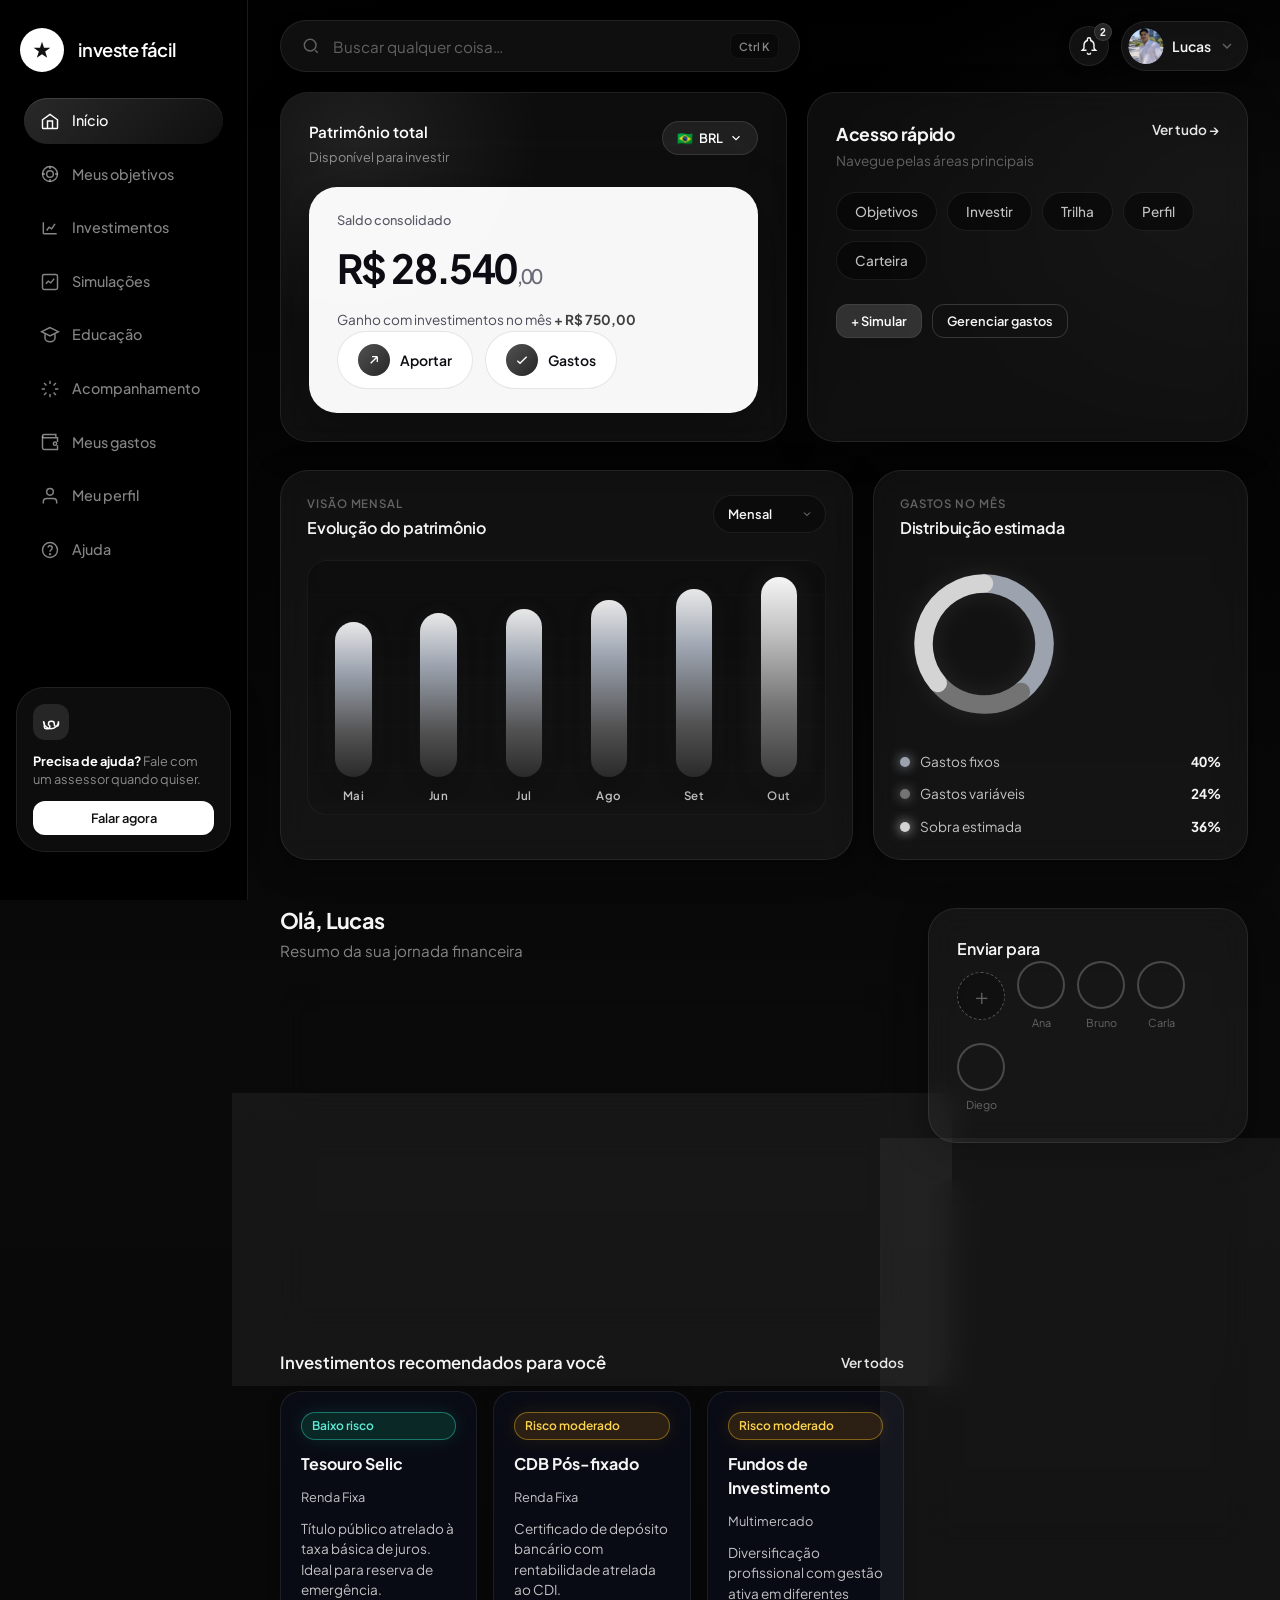
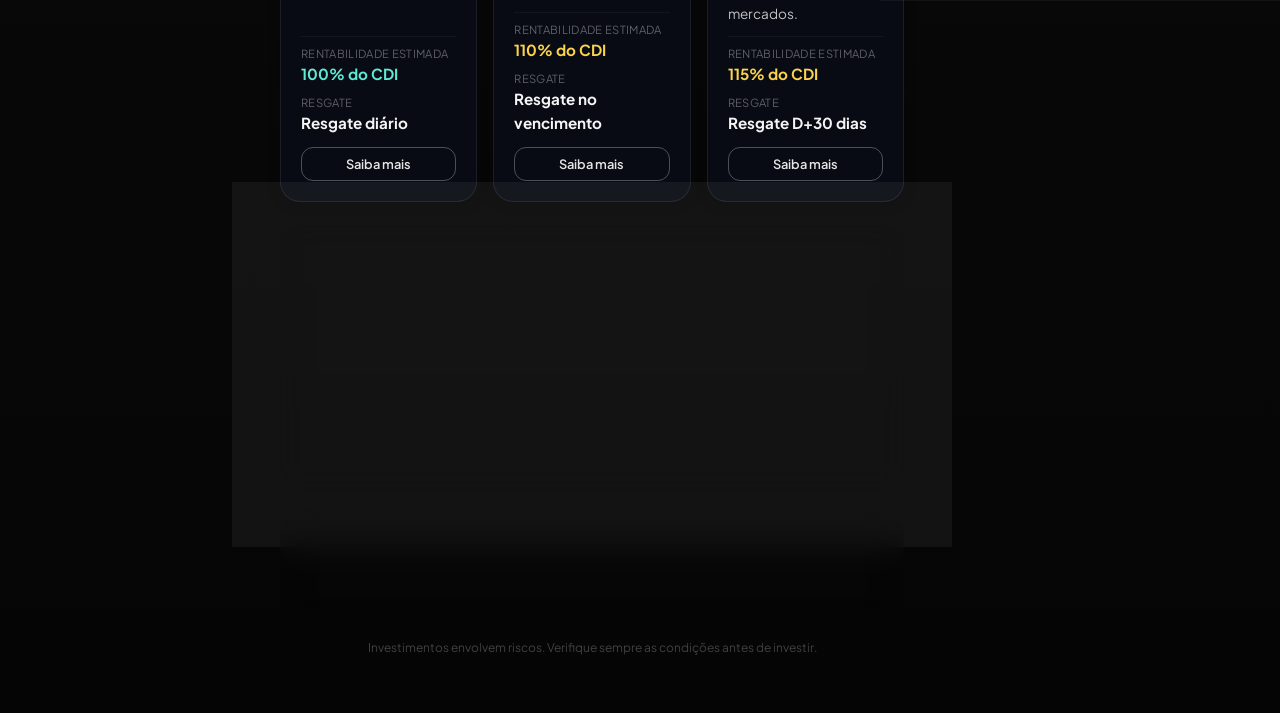
<file: index.html>
<!DOCTYPE html>
<html lang="pt-BR">
<head>
  <meta charset="UTF-8" />
  <meta name="viewport" content="width=device-width, initial-scale=1.0" />
  <title>Investe Fácil — Gestão financeira</title>
  <link rel="preconnect" href="https://fonts.googleapis.com" />
  <link rel="preconnect" href="https://fonts.gstatic.com" crossorigin />
  <link href="https://fonts.googleapis.com/css2?family=Plus+Jakarta+Sans:ital,wght@0,400;0,500;0,600;0,700;1,400&display=swap" rel="stylesheet" />
  <link rel="stylesheet" href="css/styles.css" />
  <link rel="stylesheet" href="css/bank-theme.css" />
</head>
<body>
  <div class="app" id="app">
    <!-- Sidebar -->
    <aside class="sidebar" id="sidebarNav" aria-label="Navegação principal">
      <div class="sidebar__top">
        <div class="sidebar__brand">
          <div class="logo logo--star" aria-hidden="true">
            <svg viewBox="0 0 24 24" fill="currentColor"><path d="M12 2l2.4 7.4H22l-6.2 4.5 2.4 7.4L12 17l-6.2 4.3 2.4-7.4L2 9.4h7.6z"/></svg>
          </div>
          <span class="sidebar__title">investe fácil</span>
        </div>
        <button type="button" class="sidebar__close" id="sidebarClose" aria-label="Fechar menu">
          <svg viewBox="0 0 24 24" width="22" height="22" fill="none" stroke="currentColor" stroke-width="2" aria-hidden="true"><path d="M18 6L6 18M6 6l12 12"/></svg>
        </button>
      </div>

      <nav class="sidebar__nav">
        <a href="#inicio" class="nav-item is-active" data-page="inicio">
          <span class="nav-item__icon" aria-hidden="true">
            <svg viewBox="0 0 24 24" fill="none" stroke="currentColor" stroke-width="1.75"><path d="M3 10.5L12 4l9 6.5V20a1 1 0 01-1 1H4a1 1 0 01-1-1V10.5z"/><path d="M9 21V12h6v9"/></svg>
          </span>
          Início
        </a>
        <a href="#objetivos" class="nav-item" data-page="objetivos">
          <span class="nav-item__icon" aria-hidden="true">
            <svg viewBox="0 0 24 24" fill="none" stroke="currentColor" stroke-width="1.75"><circle cx="12" cy="12" r="9"/><circle cx="12" cy="12" r="4"/><path d="M12 3v3M12 18v3M3 12h3M18 12h3"/></svg>
          </span>
          Meus objetivos
        </a>
        <a href="#investimentos" class="nav-item" data-page="investimentos">
          <span class="nav-item__icon" aria-hidden="true">
            <svg viewBox="0 0 24 24" fill="none" stroke="currentColor" stroke-width="1.75"><path d="M4 19V5M4 19h16M8 15l3-4 3 2 4-6"/></svg>
          </span>
          Investimentos
        </a>
        <a href="#simulacoes" class="nav-item" data-page="simulacoes">
          <span class="nav-item__icon" aria-hidden="true">
            <svg viewBox="0 0 24 24" fill="none" stroke="currentColor" stroke-width="1.75"><rect x="3" y="3" width="18" height="18" rx="2"/><path d="M7 14l3-3 3 2 4-5"/></svg>
          </span>
          Simulações
        </a>
        <a href="#educacao" class="nav-item" data-page="educacao">
          <span class="nav-item__icon" aria-hidden="true">
            <svg viewBox="0 0 24 24" fill="none" stroke="currentColor" stroke-width="1.75"><path d="M12 3L2 8l10 5 10-5-10-5z"/><path d="M6 11v5c0 2 2.5 4 6 4s6-2 6-4v-5"/></svg>
          </span>
          Educação
        </a>
        <a href="#acompanhamento" class="nav-item" data-page="acompanhamento">
          <span class="nav-item__icon" aria-hidden="true">
            <svg viewBox="0 0 24 24" fill="none" stroke="currentColor" stroke-width="1.75"><path d="M12 2v4M12 18v4M4.93 4.93l2.83 2.83M16.24 16.24l2.83 2.83M2 12h4M18 12h4M4.93 19.07l2.83-2.83M16.24 7.76l2.83-2.83"/></svg>
          </span>
          Acompanhamento
        </a>
        <a href="#gastos" class="nav-item" data-page="gastos">
          <span class="nav-item__icon" aria-hidden="true">
            <svg viewBox="0 0 24 24" fill="none" stroke="currentColor" stroke-width="1.75"><path d="M21 12V7H5a2 2 0 010-4h14v4"/><path d="M3 5v14a2 2 0 002 2h16v-5"/><path d="M18 12a2 2 0 100 4 2 2 0 000-4z"/></svg>
          </span>
          Meus gastos
        </a>
        <a href="#perfil" class="nav-item" data-page="perfil">
          <span class="nav-item__icon" aria-hidden="true">
            <svg viewBox="0 0 24 24" fill="none" stroke="currentColor" stroke-width="1.75"><path d="M20 21v-2a4 4 0 00-4-4H8a4 4 0 00-4 4v2"/><circle cx="12" cy="7" r="4"/></svg>
          </span>
          Meu perfil
        </a>
        <a href="#ajuda" class="nav-item" data-page="ajuda">
          <span class="nav-item__icon" aria-hidden="true">
            <svg viewBox="0 0 24 24" fill="none" stroke="currentColor" stroke-width="1.75"><circle cx="12" cy="12" r="9"/><path d="M9.5 9a2.5 2.5 0 015 1c0 2-2.5 2-2.5 4"/><circle cx="12" cy="17" r="0.5" fill="currentColor"/></svg>
          </span>
          Ajuda
        </a>
      </nav>

      <div class="sidebar__help card card--inset">
        <div class="help-icon" aria-hidden="true">
          <svg viewBox="0 0 24 24" fill="none" stroke="currentColor" stroke-width="1.75"><path d="M3 11a9 9 0 1018 0v4a2 2 0 01-2 2h-1.5a1.5 1.5 0 01-1.5-1.5V14a3 3 0 00-3-3H12a3 3 0 00-3 3v1.5A1.5 1.5 0 017.5 20H6a2 2 0 01-2-2v-4z"/></svg>
        </div>
        <p class="help-text"><strong>Precisa de ajuda?</strong> Fale com um assessor quando quiser.</p>
        <button type="button" class="btn btn--primary btn--sm btn--full" data-action="falar-assessor">Falar agora</button>
      </div>
    </aside>

    <!-- Main -->
    <div class="main">
      <header class="topbar">
        <button type="button" class="menu-toggle" id="menuToggle" aria-label="Abrir menu" aria-expanded="false" aria-controls="sidebarNav">
          <svg viewBox="0 0 24 24" fill="none" stroke="currentColor" stroke-width="2"><path d="M4 6h16M4 12h16M4 18h16"/></svg>
        </button>
        <label class="search-bar">
          <svg viewBox="0 0 24 24" fill="none" stroke="currentColor" stroke-width="1.75" aria-hidden="true"><circle cx="11" cy="11" r="7"/><path d="M20 20l-3-3"/></svg>
          <input type="search" placeholder="Buscar qualquer coisa…" aria-label="Buscar" />
          <kbd class="search-bar__kbd">Ctrl K</kbd>
        </label>
        <div class="topbar__actions">
          <div class="topbar-dropdown-wrap">
            <button type="button" class="icon-btn" id="notifBtn" aria-label="Notificações, 2 novas" aria-expanded="false" aria-controls="notifDropdown">
              <svg viewBox="0 0 24 24" fill="none" stroke="currentColor" stroke-width="1.75"><path d="M15 17h5l-1.4-1.4A2 2 0 0118 14.2V11a6 6 0 00-4-5.66V4a2 2 0 10-4 0v1.34A6 6 0 006 11v3.2c0 .53-.21 1.04-.59 1.41L4 17h5"/><path d="M10 20a2 2 0 004 0"/></svg>
              <span class="badge" id="notifBadge">2</span>
            </button>
            <div class="dropdown dropdown--notif" id="notifDropdown" hidden role="menu">
              <p class="dropdown__title">Notificações</p>
              <button type="button" class="notif-item is-unread" data-nav="objetivos">
                <span class="notif-item__text">Seu objetivo <strong>Comprar um carro</strong> está 32% completo</span>
                <time>há 2 horas</time>
              </button>
              <button type="button" class="notif-item is-unread" data-nav="educacao">
                <span class="notif-item__text">Novo vídeo: <strong>Tesouro Selic na prática</strong></span>
                <time>Ontem</time>
              </button>
              <button type="button" class="notif-item" data-nav="simulacoes">
                <span class="notif-item__text">Simulação de 3 anos pronta para revisar</span>
                <time>há 3 dias</time>
              </button>
            </div>
          </div>
          <div class="topbar-dropdown-wrap">
          <button type="button" class="user-menu" id="userMenuBtn" aria-expanded="false" aria-controls="userDropdown">
            <img src="assets/profile-photo.png" alt="" class="avatar" width="36" height="36" />
            <span id="topbarUserName">Lucas</span>
            <svg class="chevron" viewBox="0 0 24 24" fill="none" stroke="currentColor" stroke-width="2"><path d="M6 9l6 6 6-6"/></svg>
          </button>
            <div class="dropdown" id="userDropdown" hidden role="menu">
              <button type="button" data-nav="perfil">Meu perfil</button>
              <button type="button" data-nav="gastos">Meus gastos</button>
              <button type="button" data-nav="educacao">Trilha de vídeos</button>
              <button type="button" class="dropdown__muted" disabled>Sair (demo)</button>
            </div>
          </div>
        </div>
      </header>

      <main class="content" id="content">
        <!-- INÍCIO -->
        <section class="page is-visible" id="page-inicio" data-page="inicio">
          <div class="dashboard-hero">
            <article class="card card--balance">
              <div class="card--balance__head">
                <div>
                  <p class="card--balance__label">Patrimônio total</p>
                  <p class="card--balance__sub">Disponível para investir</p>
                </div>
                <button type="button" class="currency-pill" aria-label="Moeda BRL">
                  <span>🇧🇷</span> BRL <svg viewBox="0 0 24 24" width="14" height="14" fill="none" stroke="currentColor" stroke-width="2"><path d="M6 9l6 6 6-6"/></svg>
                </button>
              </div>
              <div class="balance-inner">
                <p class="balance-inner__label">Saldo consolidado</p>
                <p class="balance-inner__amount">R$ 28.540<span class="balance-inner__cents">,00</span></p>
                <p class="balance-inner__hint" id="balanceGainHint">Ganho com investimentos no mês <strong>+ R$ 750,00</strong></p>
                <div class="balance-actions">
                  <button type="button" class="balance-action" data-nav="simulacoes">
                    <span class="balance-action__icon"><svg viewBox="0 0 24 24" fill="none" stroke="currentColor" stroke-width="2"><path d="M7 17L17 7M17 7H9M17 7v8"/></svg></span>
                    Aportar
                  </button>
                  <button type="button" class="balance-action" data-nav="gastos">
                    <span class="balance-action__icon"><svg viewBox="0 0 24 24" fill="none" stroke="currentColor" stroke-width="2"><path d="M5 13l4 4L19 7"/></svg></span>
                    Gastos
                  </button>
                </div>
              </div>
            </article>

            <article class="card card--shortcuts">
              <div class="card--shortcuts__head">
                <div>
                  <h2>Acesso rápido</h2>
                  <p>Navegue pelas áreas principais</p>
                </div>
                <button type="button" class="link-btn" data-nav="investimentos">Ver tudo →</button>
              </div>
              <div class="shortcut-chips">
                <button type="button" class="shortcut-chip" data-nav="objetivos">Objetivos</button>
                <button type="button" class="shortcut-chip" data-nav="investimentos">Investir</button>
                <button type="button" class="shortcut-chip" data-nav="educacao">Trilha</button>
                <button type="button" class="shortcut-chip" data-nav="perfil">Perfil</button>
                <button type="button" class="shortcut-chip" data-nav="acompanhamento">Carteira</button>
              </div>
              <div class="shortcut-actions">
                <button type="button" class="btn btn--dark btn--sm" data-nav="simulacoes">+ Simular</button>
                <button type="button" class="btn btn--ghost btn--sm" data-nav="gastos">Gerenciar gastos</button>
              </div>
            </article>
          </div>

          <div class="dashboard-analytics" aria-label="Visão rápida de desempenho e gastos">
            <article class="card glass-card card--viz chart-card chart-card--wide">
              <div class="chart-card__head">
                <div>
                  <p class="chart-card__eyebrow">Visão mensal</p>
                  <h2 class="chart-card__title">Evolução do patrimônio</h2>
                </div>
                <div class="chart-card__toolbar">
                  <label class="sr-only" for="homePeriodSelect">Período</label>
                  <select id="homePeriodSelect" class="select-glass">
                    <option>Mensal</option>
                    <option>Trimestral</option>
                    <option>Anual</option>
                  </select>
                </div>
              </div>
              <div class="chart-surface chart-surface--bars" id="homeBarChart" role="img" aria-label="Gráfico de barras do patrimônio por mês"></div>
            </article>
            <article class="card glass-card card--viz chart-card chart-card--donut">
              <div class="chart-card__head">
                <div>
                  <p class="chart-card__eyebrow">Gastos no mês</p>
                  <h2 class="chart-card__title">Distribuição estimada</h2>
                </div>
              </div>
              <div class="donut-layout">
                <div class="donut-wrap" id="homeDonutWrap" aria-hidden="true"></div>
                <ul class="donut-legend" id="homeDonutLegend"></ul>
              </div>
            </article>
          </div>

          <div class="inicio-split">
            <div class="inicio-split__main">

          <header class="page-header page-header--compact">
            <h1>Olá, <span id="homeUserName">Lucas</span></h1>
            <p class="page-header__sub">Resumo da sua jornada financeira</p>
          </header>

          <article class="card card--goal">
            <div class="goal-icon" aria-hidden="true">
              <svg viewBox="0 0 24 24" fill="none" stroke="currentColor" stroke-width="1.75"><circle cx="12" cy="12" r="9"/><circle cx="12" cy="12" r="4"/><path d="M12 3v3"/></svg>
            </div>
            <div class="goal-body">
              <p class="goal-label">Seu objetivo principal</p>
              <p class="goal-title">Comprar um carro</p>
              <p class="goal-meta">Prazo: <strong>3 anos</strong> · Meta: <strong>R$ 45.000</strong></p>
            </div>
            <button type="button" class="btn btn--outline" data-nav="objetivos">Ver detalhes</button>
          </article>

          <article class="card card--profile">
            <div class="profile-info">
              <h2>Seu perfil de investidor</h2>
              <span class="pill pill--brand">Moderado</span>
              <p>Você busca equilíbrio entre segurança e rentabilidade.</p>
            </div>
            <div class="profile-ring">
              <div class="ring-stack">
                <img src="assets/profile-photo.png" alt="" class="ring-stack__photo" width="52" height="52" />
                <svg viewBox="0 0 80 80" class="ring-chart" aria-hidden="true">
                  <circle cx="40" cy="40" r="34" class="ring-bg"/>
                  <circle cx="40" cy="40" r="34" class="ring-fill" style="--progress: 80"/>
                </svg>
              </div>
              <p class="ring-caption"><span class="ring-caption__pct">80%</span> perfil definido</p>
              <button type="button" class="link-btn profile-ring__action" data-nav="perfil">Refazer perfil →</button>
            </div>
          </article>

          <section class="section">
            <div class="section__head">
              <h2>Investimentos recomendados para você</h2>
              <button type="button" class="link-btn" data-nav="investimentos">Ver todos</button>
            </div>
            <div class="invest-grid" id="homeInvestGrid"></div>
          </section>

          <article class="card card--simulator" id="homeSimulator">
            <div class="sim-header">
              <div class="sim-icon" aria-hidden="true">
                <svg viewBox="0 0 24 24" fill="none" stroke="currentColor" stroke-width="1.75"><path d="M4 19V5M4 19h16M8 15l3-4 3 2 4-6"/></svg>
              </div>
              <h2>Simule seus investimentos</h2>
            </div>
            <form class="sim-form" data-simulator>
              <div class="form-row">
                <label class="field">
                  <span>Quanto você quer investir?</span>
                  <input type="text" name="valor" value="R$ 500,00" inputmode="decimal" />
                </label>
                <label class="field">
                  <span>Por quanto tempo?</span>
                  <select name="prazo">
                    <option value="1">1 ano</option>
                    <option value="2">2 anos</option>
                    <option value="3" selected>3 anos</option>
                    <option value="5">5 anos</option>
                    <option value="10">10 anos</option>
                  </select>
                </label>
              </div>
              <div class="sim-result">
                <p class="sim-result__label">Valor estimado ao final</p>
                <p class="sim-result__value" data-result>R$ 20.864,00</p>
                <p class="sim-result__note">com base no seu perfil moderado</p>
              </div>
              <button type="submit" class="btn btn--primary">Simular agora</button>
            </form>
          </article>

          <article class="card card--edu-banner">
            <div class="edu-icon" aria-hidden="true">
              <svg viewBox="0 0 24 24" fill="none" stroke="currentColor" stroke-width="1.75"><path d="M12 3L2 8l10 5 10-5-10-5z"/><path d="M6 11v5c0 2 2.5 4 6 4s6-2 6-4v-5"/></svg>
            </div>
            <div>
              <h2>Aprenda de forma simples</h2>
              <p>Trilha em vídeo do básico ao planejamento financeiro.</p>
            </div>
            <button type="button" class="btn btn--outline btn--success" data-nav="educacao">Assistir trilha</button>
          </article>

          <p class="disclaimer">Investimentos envolvem riscos. Verifique sempre as condições antes de investir.</p>
            </div>
            <aside class="inicio-split__aside" aria-label="Resumo lateral">
              <article class="card glass-card">
                <h2 class="chart-card__title chart-card__title--sm">Enviar para</h2>
                <div class="send-row" id="sendRow"></div>
              </article>
              <article class="card glass-card">
                <div class="tx-head">
                  <h2 class="chart-card__title chart-card__title--sm">Movimentações</h2>
                  <button type="button" class="link-btn" data-nav="acompanhamento">Ver tudo</button>
                </div>
                <ul class="tx-list" id="homeTxList"></ul>
              </article>
            </aside>
          </div>
        </section>

        <!-- OBJETIVOS -->
        <section class="page" id="page-objetivos" data-page="objetivos" hidden>
          <header class="page-header">
            <h1>Meus objetivos</h1>
            <p class="page-header__sub">Defina metas e acompanhe seu progresso rumo ao futuro.</p>
          </header>

          <div class="stats-row">
            <div class="stat-card">
              <span class="stat-card__label">Objetivos ativos</span>
              <span class="stat-card__value">3</span>
            </div>
            <div class="stat-card">
              <span class="stat-card__label">Total acumulado</span>
              <span class="stat-card__value">R$ 14.320</span>
            </div>
            <div class="stat-card">
              <span class="stat-card__label">Meta combinada</span>
              <span class="stat-card__value">R$ 78.000</span>
            </div>
          </div>

          <div class="goals-list" id="goalsList"></div>

          <article class="card card--form">
            <h2>Novo objetivo</h2>
            <form id="goalForm" class="goal-form">
              <div class="form-row form-row--3">
                <label class="field">
                  <span>Nome do objetivo</span>
                  <input type="text" name="nome" placeholder="Ex: Viagem para Europa" required />
                </label>
                <label class="field">
                  <span>Valor da meta (R$)</span>
                  <input type="number" name="valor" placeholder="15000" min="100" required />
                </label>
                <label class="field">
                  <span>Prazo (anos)</span>
                  <input type="number" name="prazo" placeholder="2" min="1" max="30" required />
                </label>
              </div>
              <button type="submit" class="btn btn--primary">Adicionar objetivo</button>
            </form>
          </article>
        </section>

        <!-- INVESTIMENTOS -->
        <section class="page" id="page-investimentos" data-page="investimentos" hidden>
          <header class="page-header">
            <h1>Investimentos</h1>
            <p class="page-header__sub">Explore opções alinhadas ao seu perfil moderado.</p>
          </header>

          <div class="filter-bar">
            <button type="button" class="chip is-active" data-filter="todos">Todos</button>
            <button type="button" class="chip" data-filter="renda-fixa">Renda fixa</button>
            <button type="button" class="chip" data-filter="multimercado">Multimercado</button>
            <button type="button" class="chip" data-filter="baixo-risco">Baixo risco</button>
          </div>

          <div class="invest-grid invest-grid--full" id="investGrid"></div>
        </section>

        <!-- SIMULAÇÕES -->
        <section class="page" id="page-simulacoes" data-page="simulacoes" hidden>
          <header class="page-header">
            <h1>Simulações</h1>
            <p class="page-header__sub">Projete quanto seu dinheiro pode render ao longo do tempo.</p>
          </header>

          <div class="sim-layout">
            <article class="card card--sim-full">
              <h2>Calculadora de investimentos</h2>
              <form class="sim-form sim-form--vertical" id="fullSimulator" data-simulator>
                <label class="field">
                  <span>Valor inicial</span>
                  <input type="text" name="valor" value="R$ 1.000,00" />
                </label>
                <label class="field">
                  <span>Aporte mensal</span>
                  <input type="text" name="aporte" value="R$ 500,00" />
                </label>
                <label class="field">
                  <span>Taxa anual estimada (%)</span>
                  <input type="number" name="taxa" value="11.5" step="0.1" min="0" max="30" />
                </label>
                <label class="field">
                  <span>Período</span>
                  <select name="prazo">
                    <option value="1">1 ano</option>
                    <option value="3" selected>3 anos</option>
                    <option value="5">5 anos</option>
                    <option value="10">10 anos</option>
                  </select>
                </label>
                <button type="submit" class="btn btn--primary">Calcular projeção</button>
              </form>
            </article>

            <article class="card card--chart">
              <h2>Projeção ao longo do tempo</h2>
              <div class="chart-area chart-area--viz" id="projectionChart" aria-label="Gráfico de projeção"></div>
              <div class="sim-summary">
                <div>
                  <span class="sim-summary__label">Valor final estimado</span>
                  <span class="sim-summary__value" id="fullSimResult">R$ 22.450,00</span>
                </div>
                <div>
                  <span class="sim-summary__label">Total investido</span>
                  <span class="sim-summary__value sim-summary__value--muted" id="fullSimInvested">R$ 19.000,00</span>
                </div>
                <div>
                  <span class="sim-summary__label">Rendimento</span>
                  <span class="sim-summary__value sim-summary__value--success" id="fullSimGain">R$ 3.450,00</span>
                </div>
              </div>
            </article>
          </div>

          <div class="history-section">
            <h2>Simulações salvas</h2>
            <div class="history-list" id="simHistory"></div>
          </div>
        </section>

        <!-- EDUCAÇÃO -->
        <section class="page" id="page-educacao" data-page="educacao" hidden>
          <header class="page-header">
            <h1>Trilha de vídeos</h1>
            <p class="page-header__sub">Assista na ordem sugerida e desbloqueie os próximos módulos.</p>
          </header>

          <div class="edu-progress card">
            <div class="edu-progress__info">
              <span class="edu-progress__label">Progresso da trilha</span>
              <span class="edu-progress__value" id="trailProgressText">0 de 0 vídeos</span>
            </div>
            <div class="progress-bar"><div class="progress-bar__fill" id="trailProgressBar" style="width: 0%"></div></div>
          </div>

          <div class="video-trail-layout">
            <article class="card video-player-card">
              <div class="video-player" id="videoPlayer">
                <div class="video-player__placeholder" id="videoPlaceholder">
                  <button type="button" class="video-player__play" id="videoPlayBtn" aria-label="Reproduzir">
                    <svg viewBox="0 0 24 24" fill="currentColor"><path d="M8 5v14l11-7z"/></svg>
                  </button>
                </div>
              </div>
              <div class="video-player__meta">
                <span class="pill pill--brand" id="videoModuleTag">Módulo</span>
                <h2 id="videoTitle">Selecione um vídeo na trilha</h2>
                <p id="videoDesc">Conclua cada vídeo para liberar o próximo.</p>
                <div class="video-player__actions">
                  <button type="button" class="btn btn--primary btn--sm" id="videoMarkDone" disabled>Marcar como assistido</button>
                  <span class="video-duration" id="videoDuration"></span>
                </div>
              </div>
            </article>
            <aside class="card video-trail-panel">
              <h2 class="video-trail-panel__title">Sua trilha</h2>
              <div class="video-trail-list" id="videoTrailList"></div>
            </aside>
          </div>
        </section>

        <section class="page" id="page-perfil" data-page="perfil" hidden>
          <header class="page-header">
            <h1>Meu perfil</h1>
            <p class="page-header__sub">Dados pessoais e perfil de investidor.</p>
          </header>
          <div class="profile-layout">
            <article class="card">
              <div class="profile-page-hero">
                <img src="assets/profile-photo.png" alt="" class="profile-page-hero__photo" width="112" height="112" />
                <div class="profile-page-hero__text">
                  <h2>Dados pessoais</h2>
                  <p class="card__intro">Atualize seus dados e acompanhe seu perfil de investidor.</p>
                </div>
              </div>
              <form id="profileForm" class="profile-form">
                <div class="form-row form-row--2">
                  <label class="field"><span>Nome</span><input type="text" name="nome" value="Lucas Mendes" required /></label>
                  <label class="field"><span>E-mail</span><input type="email" name="email" value="lucas@email.com" /></label>
                </div>
                <div class="form-row form-row--2">
                  <label class="field"><span>Telefone</span><input type="tel" name="telefone" value="(11) 99999-0000" /></label>
                  <label class="field"><span>Renda mensal (R$)</span><input type="number" name="renda" value="6500" min="0" step="100" /></label>
                </div>
                <label class="field"><span>Objetivo principal</span>
                  <select name="objetivo"><option value="reserva">Reserva</option><option value="aposentadoria">Aposentadoria</option><option value="bens" selected>Comprar bem</option><option value="renda">Renda extra</option></select>
                </label>
              </form>
            </article>
            <article class="card">
              <h2>Perfil de investidor</h2>
              <label class="field"><span>Experiência</span><select name="experiencia" form="profileForm"><option value="nenhuma">Iniciante</option><option value="pouca">Básica</option><option value="media" selected>Intermediária</option><option value="alta">Avançada</option></select></label>
              <label class="field"><span>Risco</span><select name="risco" form="profileForm"><option value="conservador">Conservador</option><option value="moderado" selected>Moderado</option><option value="arrojado">Arrojado</option></select></label>
              <label class="field"><span>Prazo</span><select name="prazo" form="profileForm"><option value="curto">Até 1 ano</option><option value="medio" selected>1–5 anos</option><option value="longo">5+ anos</option></select></label>
              <div class="profile-result"><span class="pill pill--brand" id="profileRiskPill">Moderado</span><p id="profileResultText">Equilíbrio entre segurança e rentabilidade.</p></div>
              <button type="submit" form="profileForm" class="btn btn--primary">Salvar perfil</button>
            </article>
          </div>
        </section>

        <section class="page" id="page-gastos" data-page="gastos" hidden>
          <header class="page-header">
            <h1>Meus gastos mensais</h1>
            <p class="page-header__sub">Fixos, variáveis e sobra para investir.</p>
          </header>
          <div class="stats-row">
            <div class="stat-card"><span class="stat-card__label">Fixos</span><span class="stat-card__value" id="totalFixos">R$ 0</span></div>
            <div class="stat-card"><span class="stat-card__label">Variáveis</span><span class="stat-card__value" id="totalVariaveis">R$ 0</span></div>
            <div class="stat-card stat-card--highlight"><span class="stat-card__label">Sobra p/ investir</span><span class="stat-card__value" id="sobraInvestir">R$ 0</span><span class="stat-card__delta" id="sobraHint">Renda − gastos</span></div>
          </div>
          <div class="expenses-layout">
            <article class="card"><h2>Gastos fixos</h2><p class="card__intro">Aluguel, internet, assinaturas…</p><div class="expense-table-wrap"><table class="expense-table" id="tableFixos"><thead><tr><th>Descrição</th><th>R$</th><th></th></tr></thead><tbody></tbody></table></div><button type="button" class="btn btn--outline btn--sm" data-add-expense="fixo">+ Fixo</button></article>
            <article class="card"><h2>Gastos variáveis</h2><p class="card__intro">Alimentação, lazer, transporte…</p><div class="expense-table-wrap"><table class="expense-table" id="tableVariaveis"><thead><tr><th>Descrição</th><th>R$</th><th></th></tr></thead><tbody></tbody></table></div><button type="button" class="btn btn--outline btn--sm" data-add-expense="variavel">+ Variável</button></article>
          </div>
          <article class="card"><h2>Resumo</h2><ul class="expense-summary-list" id="expenseSummaryList"></ul></article>
        </section>

        <!-- ACOMPANHAMENTO -->
        <section class="page" id="page-acompanhamento" data-page="acompanhamento" hidden>
          <header class="page-header">
            <h1>Acompanhamento</h1>
            <p class="page-header__sub">Visão geral da carteira, renda vs gastos e impacto nos seus objetivos.</p>
          </header>

          <article class="card track-finance-card">
            <div class="track-finance-head">
              <div>
                <h2>Orçamento mensal</h2>
                <p class="card__intro">Edite renda e despesas — os mesmos dados aparecem em <strong>Meus gastos</strong>. A sobra estimada ajuda a planejar aportes para seus objetivos.</p>
              </div>
              <label class="field field--track-renda">
                <span>Renda mensal (R$)</span>
                <input type="number" id="trackRendaInput" class="expense-input track-renda-input" min="0" step="50" placeholder="Ex: 6500" />
              </label>
            </div>
            <div class="stats-row stats-row--track">
              <div class="stat-card">
                <span class="stat-card__label">Gastos fixos</span>
                <span class="stat-card__value" id="trackTotalFixos">R$ 0</span>
              </div>
              <div class="stat-card">
                <span class="stat-card__label">Gastos variáveis</span>
                <span class="stat-card__value" id="trackTotalVariaveis">R$ 0</span>
              </div>
              <div class="stat-card">
                <span class="stat-card__label">Total de gastos</span>
                <span class="stat-card__value" id="trackTotalGastos">R$ 0</span>
              </div>
              <div class="stat-card stat-card--highlight">
                <span class="stat-card__label">Sobra estimada</span>
                <span class="stat-card__value" id="trackSobraInvestir">R$ 0</span>
                <span class="stat-card__delta" id="trackSobraHint">Renda − gastos</span>
              </div>
            </div>
            <div class="track-budget-grid">
              <div class="track-budget-col">
                <h3 class="track-subtitle">Renda vs gastos</h3>
                <div id="trackBudgetBars" class="track-budget-bars" aria-live="polite"></div>
              </div>
              <div class="track-budget-col">
                <h3 class="track-subtitle">Distribuição da renda</h3>
                <div class="donut-layout donut-layout--compact">
                  <div class="donut-wrap" id="trackBudgetDonutWrap" aria-hidden="true"></div>
                  <ul class="donut-legend" id="trackBudgetLegend"></ul>
                </div>
              </div>
            </div>
            <p class="track-goal-insight" id="trackGoalInsight" role="status"></p>
          </article>

          <div class="stats-row">
            <div class="stat-card stat-card--highlight">
              <span class="stat-card__label">Patrimônio total</span>
              <span class="stat-card__value">R$ 28.540,00</span>
              <span class="stat-card__delta stat-card__delta--up">+2,4% este mês</span>
            </div>
            <div class="stat-card">
              <span class="stat-card__label">Rentabilidade (12m)</span>
              <span class="stat-card__value">11,8%</span>
            </div>
            <div class="stat-card">
              <span class="stat-card__label">Aportes no mês</span>
              <span class="stat-card__value">R$ 1.500</span>
            </div>
          </div>

          <div class="track-layout track-layout--expenses">
            <article class="card">
              <h2>Gastos fixos</h2>
              <p class="card__intro">Aluguel, academia, assinaturas…</p>
              <div class="expense-table-wrap">
                <table class="expense-table" id="trackTableFixos">
                  <thead><tr><th>Descrição</th><th>R$</th><th></th></tr></thead>
                  <tbody></tbody>
                </table>
              </div>
              <button type="button" class="btn btn--outline btn--sm" data-add-expense="fixo">+ Fixo</button>
            </article>
            <article class="card">
              <h2>Gastos variáveis</h2>
              <p class="card__intro">Mercado, mecânico, lazer…</p>
              <div class="expense-table-wrap">
                <table class="expense-table" id="trackTableVariaveis">
                  <thead><tr><th>Descrição</th><th>R$</th><th></th></tr></thead>
                  <tbody></tbody>
                </table>
              </div>
              <button type="button" class="btn btn--outline btn--sm" data-add-expense="variavel">+ Variável</button>
            </article>
          </div>

          <div class="track-layout">
            <article class="card">
              <h2>Alocação da carteira</h2>
              <div class="allocation-list" id="allocationList"></div>
            </article>
            <article class="card">
              <h2>Movimentações recentes</h2>
              <ul class="movement-list" id="movementList"></ul>
            </article>
          </div>
        </section>

        <!-- AJUDA -->
        <section class="page" id="page-ajuda" data-page="ajuda" hidden>
          <header class="page-header">
            <h1>Ajuda</h1>
            <p class="page-header__sub">Tire dúvidas e fale com nossa equipe quando precisar.</p>
          </header>

          <div class="help-layout">
            <article class="card help-card">
              <div class="help-card__icon">
                <svg viewBox="0 0 24 24" fill="none" stroke="currentColor" stroke-width="1.75"><path d="M21 15a2 2 0 01-2 2H7l-4 4V5a2 2 0 012-2h14a2 2 0 012 2z"/></svg>
              </div>
              <h2>Chat com assessor</h2>
              <p>Converse em tempo real com um especialista certificado.</p>
              <button type="button" class="btn btn--primary" data-action="falar-assessor">Iniciar conversa</button>
            </article>
            <article class="card help-card">
              <div class="help-card__icon help-card__icon--muted">
                <svg viewBox="0 0 24 24" fill="none" stroke="currentColor" stroke-width="1.75"><path d="M4 19.5A2.5 2.5 0 016.5 17H20"/><path d="M6.5 2H20v20H6.5A2.5 2.5 0 014 19.5v-15A2.5 2.5 0 016.5 2z"/></svg>
              </div>
              <h2>Central de artigos</h2>
              <p>Perguntas frequentes sobre investimentos e objetivos.</p>
              <button type="button" class="btn btn--outline" data-nav="educacao">Ver trilha</button>
            </article>
          </div>

          <article class="card">
            <h2>Perguntas frequentes</h2>
            <div class="faq-list" id="faqList"></div>
          </article>

        </section>
      </main>
    </div>
  </div>

  <div class="overlay" id="overlay" hidden></div>

  <div class="toast-container" aria-live="polite">
    <div class="toast toast--info" id="helpToast" hidden role="status">
      Um assessor entrará em contato em breve. Horário: seg–sex, 9h–18h.
    </div>
    <div class="toast toast--info" id="profileToast" hidden role="status">Perfil salvo com sucesso!</div>
  </div>
  <script src="js/app.js"></script>
</body>
</html>
</file>
<file: css/styles.css>
/* Investe Fácil — design tokens
   Intent: brasileiro iniciante em investimentos, calmo e confiável
   Depth: bordas suaves + sombras leves
   Spacing base: 4px (escala 4/8/12/16/24/32) */

:root {
  --canvas: #f6f5f9;
  --surface: #ffffff;
  --surface-raised: #faf9fc;
  --surface-inset: #f0eef5;

  --ink: #1a1625;
  --ink-secondary: #4a4458;
  --ink-tertiary: #6b6578;
  --ink-muted: #9b94a8;

  --border: rgba(26, 22, 37, 0.08);
  --border-soft: rgba(26, 22, 37, 0.05);
  --border-emphasis: rgba(107, 70, 193, 0.25);

  --lavender: #6b46c1;
  --lavender-soft: #ede9fe;
  --lavender-muted: #a78bfa;
  --lavender-deep: #553c9a;

  --growth: #059669;
  --growth-soft: #d1fae5;
  --growth-muted: #34d399;

  --caution: #d97706;
  --caution-soft: #fef3c7;

  --alert: #dc2626;
  --alert-soft: #fee2e2;

  --radius-sm: 8px;
  --radius-md: 12px;
  --radius-lg: 16px;

  --shadow-sm: 0 1px 2px rgba(26, 22, 37, 0.04);
  --shadow-md: 0 4px 16px rgba(26, 22, 37, 0.06);

  --sidebar-w: 260px;
  --font: "DM Sans", system-ui, sans-serif;
  --transition: 0.18s cubic-bezier(0.33, 1, 0.68, 1);
}

*, *::before, *::after {
  box-sizing: border-box;
  margin: 0;
  padding: 0;
}

html {
  font-size: 16px;
  -webkit-font-smoothing: antialiased;
}

body {
  font-family: var(--font);
  background: var(--canvas);
  color: var(--ink);
  line-height: 1.5;
  min-height: 100vh;
}

/* Layout */
.app {
  display: flex;
  min-height: 100vh;
}

.sidebar {
  width: var(--sidebar-w);
  flex-shrink: 0;
  background: var(--canvas);
  border-right: 1px solid var(--border);
  display: flex;
  flex-direction: column;
  padding: 24px 16px;
  position: fixed;
  top: 0;
  left: 0;
  bottom: 0;
  z-index: 100;
  transition: transform var(--transition);
}

.sidebar__top {
  display: flex;
  align-items: center;
  justify-content: space-between;
  gap: 12px;
  flex-shrink: 0;
  padding: 0 8px 20px;
}

.sidebar__brand {
  display: flex;
  gap: 12px;
  align-items: flex-start;
  padding: 0;
  flex: 1;
  min-width: 0;
}

.sidebar__close {
  display: none;
  flex-shrink: 0;
  align-items: center;
  justify-content: center;
  width: 40px;
  height: 40px;
  margin: 0;
  padding: 0;
  border: 1px solid var(--border);
  border-radius: var(--radius-sm);
  background: var(--surface);
  color: var(--ink-secondary);
  cursor: pointer;
  transition: background var(--transition), border-color var(--transition), color var(--transition);
}

.sidebar__close:hover {
  background: var(--surface-inset);
  border-color: var(--border-emphasis);
  color: var(--ink);
}

.logo {
  width: 40px;
  height: 40px;
  color: var(--lavender);
  flex-shrink: 0;
}

.sidebar__title {
  display: block;
  font-weight: 700;
  font-size: 1.05rem;
  color: var(--ink);
  letter-spacing: -0.02em;
}

.sidebar__tagline {
  display: block;
  font-size: 0.75rem;
  color: var(--ink-tertiary);
  margin-top: 2px;
}

.sidebar__nav {
  display: flex;
  flex-direction: column;
  gap: 4px;
  flex: 1;
}

.nav-item {
  display: flex;
  align-items: center;
  gap: 12px;
  padding: 10px 12px;
  border-radius: var(--radius-sm);
  color: var(--ink-secondary);
  text-decoration: none;
  font-size: 0.9rem;
  font-weight: 500;
  transition: background var(--transition), color var(--transition);
}

.nav-item__icon {
  width: 20px;
  height: 20px;
  display: flex;
  align-items: center;
  justify-content: center;
  flex-shrink: 0;
}

.nav-item__icon svg {
  width: 20px;
  height: 20px;
}

.nav-item:hover {
  background: var(--surface-inset);
  color: var(--ink);
}

.nav-item.is-active {
  background: var(--lavender-soft);
  color: var(--lavender);
}

.nav-item.is-active .nav-item__icon {
  color: var(--lavender);
}

.sidebar__help {
  margin-top: auto;
  padding: 16px !important;
}

.help-icon {
  width: 36px;
  height: 36px;
  border-radius: var(--radius-sm);
  background: var(--lavender-soft);
  color: var(--lavender);
  display: flex;
  align-items: center;
  justify-content: center;
  margin-bottom: 12px;
}

.help-icon svg {
  width: 20px;
  height: 20px;
}

.help-text {
  font-size: 0.8rem;
  color: var(--ink-secondary);
  margin-bottom: 12px;
  line-height: 1.45;
}

.main {
  flex: 1;
  margin-left: var(--sidebar-w);
  display: flex;
  flex-direction: column;
  min-width: 0;
}

/* Topbar */
.topbar {
  display: flex;
  align-items: center;
  justify-content: flex-end;
  padding: 16px 32px;
  background: var(--canvas);
  border-bottom: 1px solid var(--border-soft);
  position: sticky;
  top: 0;
  z-index: 50;
  gap: 8px;
}

.menu-toggle {
  display: none;
  margin-right: auto;
  background: none;
  border: none;
  padding: 8px;
  cursor: pointer;
  color: var(--ink-secondary);
}

.topbar__actions {
  display: flex;
  align-items: center;
  gap: 12px;
}

.icon-btn {
  position: relative;
  width: 40px;
  height: 40px;
  border: 1px solid var(--border);
  border-radius: var(--radius-sm);
  background: var(--surface);
  cursor: pointer;
  display: flex;
  align-items: center;
  justify-content: center;
  color: var(--ink-secondary);
  transition: border-color var(--transition), background var(--transition);
}

.icon-btn:hover {
  border-color: var(--border-emphasis);
  background: var(--surface-raised);
}

.icon-btn svg {
  width: 20px;
  height: 20px;
}

.badge {
  position: absolute;
  top: -4px;
  right: -4px;
  min-width: 18px;
  height: 18px;
  padding: 0 5px;
  background: var(--alert);
  color: white;
  font-size: 0.65rem;
  font-weight: 700;
  border-radius: 99px;
  display: flex;
  align-items: center;
  justify-content: center;
}

.user-menu {
  display: flex;
  align-items: center;
  gap: 8px;
  padding: 6px 12px 6px 6px;
  border: 1px solid var(--border);
  border-radius: 99px;
  background: var(--surface);
  cursor: pointer;
  font-family: inherit;
  font-size: 0.875rem;
  font-weight: 600;
  color: var(--ink);
  transition: border-color var(--transition);
}

.user-menu:hover {
  border-color: var(--border-emphasis);
}

.avatar {
  border-radius: 50%;
  object-fit: cover;
}

.chevron {
  width: 16px;
  height: 16px;
  color: var(--ink-muted);
}

.topbar-dropdown-wrap {
  position: relative;
}

.dropdown {
  position: absolute;
  top: calc(100% + 8px);
  right: 0;
  min-width: 200px;
  background: var(--surface);
  border: 1px solid var(--border);
  border-radius: var(--radius-md);
  box-shadow: var(--shadow-md);
  padding: 8px;
  z-index: 60;
}

.dropdown button {
  display: block;
  width: 100%;
  text-align: left;
  padding: 10px 12px;
  border: none;
  background: none;
  font-family: inherit;
  font-size: 0.875rem;
  color: var(--ink-secondary);
  border-radius: var(--radius-sm);
  cursor: pointer;
  transition: background var(--transition);
}

.dropdown button:hover {
  background: var(--surface-inset);
  color: var(--ink);
}

.dropdown--notif {
  min-width: 300px;
  max-width: min(360px, calc(100vw - 24px));
  padding: 12px;
  max-height: min(70vh, 420px);
  overflow-y: auto;
}

.dropdown__title {
  font-size: 0.75rem;
  font-weight: 600;
  text-transform: uppercase;
  letter-spacing: 0.04em;
  color: var(--ink-muted);
  margin-bottom: 8px;
}

.notif-item {
  display: block;
  width: 100%;
  text-align: left;
  padding: 12px;
  margin-bottom: 4px;
  border: none;
  border-radius: var(--radius-sm);
  font-family: inherit;
  font-size: 0.85rem;
  background: transparent;
  cursor: pointer;
  transition: background var(--transition);
}

.notif-item:last-child {
  margin-bottom: 0;
}

.notif-item:hover {
  background: var(--surface-inset);
}

.notif-item.is-unread {
  background: var(--lavender-soft);
}

.notif-item.is-unread:hover {
  background: #e4ddfc;
}

.notif-item__text {
  display: block;
  color: var(--ink-secondary);
  line-height: 1.45;
}

.notif-item__text strong {
  color: var(--ink);
  font-weight: 600;
}

.notif-item time {
  display: block;
  font-size: 0.75rem;
  color: var(--ink-muted);
  margin-top: 6px;
}

/* Content */
.content {
  padding: 8px 32px 48px;
  max-width: 1100px;
}

.page {
  display: none;
  animation: fadeIn 0.25s ease;
}

.page.is-visible {
  display: block;
}

@keyframes fadeIn {
  from { opacity: 0; transform: translateY(6px); }
  to { opacity: 1; transform: translateY(0); }
}

.page-header {
  margin-bottom: 28px;
}

.page-header h1 {
  font-size: 1.75rem;
  font-weight: 700;
  letter-spacing: -0.03em;
  line-height: 1.2;
}

.page-header__sub {
  color: var(--ink-tertiary);
  font-size: 0.95rem;
  margin-top: 6px;
}

/* Cards */
.card {
  background: var(--surface);
  border: 1px solid var(--border);
  border-radius: var(--radius-md);
  padding: 24px;
  box-shadow: var(--shadow-sm);
  margin-bottom: 20px;
}

.card--inset {
  background: var(--surface-raised);
  box-shadow: none;
}

.card h2 {
  font-size: 1rem;
  font-weight: 600;
  letter-spacing: -0.01em;
}

/* Goal card */
.card--goal {
  display: flex;
  align-items: center;
  gap: 20px;
  flex-wrap: wrap;
  border-color: var(--border-emphasis);
  background: linear-gradient(135deg, var(--surface) 0%, var(--lavender-soft) 120%);
}

.goal-icon {
  width: 48px;
  height: 48px;
  border-radius: var(--radius-md);
  background: var(--lavender-soft);
  color: var(--lavender);
  display: flex;
  align-items: center;
  justify-content: center;
  flex-shrink: 0;
}

.goal-icon svg {
  width: 24px;
  height: 24px;
}

.goal-body {
  flex: 1;
  min-width: 180px;
}

.goal-label {
  font-size: 0.8rem;
  color: var(--ink-tertiary);
}

.goal-title {
  font-size: 1.15rem;
  font-weight: 700;
  margin: 2px 0 4px;
}

.goal-meta {
  font-size: 0.85rem;
  color: var(--ink-secondary);
}

/* Profile card */
.card--profile {
  display: flex;
  align-items: center;
  justify-content: space-between;
  gap: 24px;
  flex-wrap: wrap;
}

.profile-info h2 {
  margin-bottom: 8px;
}

.profile-info p {
  font-size: 0.9rem;
  color: var(--ink-secondary);
  margin-top: 8px;
  max-width: 400px;
}

.profile-ring {
  display: flex;
  flex-direction: column;
  align-items: center;
  gap: 12px;
}

.ring-stack {
  position: relative;
  width: 80px;
  height: 80px;
  flex-shrink: 0;
}

.ring-stack__photo {
  position: absolute;
  top: 50%;
  left: 50%;
  width: 52px;
  height: 52px;
  margin: -26px 0 0 -26px;
  border-radius: 50%;
  object-fit: cover;
  z-index: 0;
  border: 2px solid var(--surface);
  box-shadow: 0 0 0 1px rgba(255, 255, 255, 0.06);
}

.ring-stack .ring-chart {
  position: relative;
  z-index: 1;
}

.ring-caption {
  margin: 0;
  font-size: 0.8rem;
  color: var(--ink-secondary);
  text-align: center;
  line-height: 1.3;
}

.ring-caption__pct {
  font-weight: 700;
  color: var(--ink);
}

.ring-chart {
  display: block;
  width: 80px;
  height: 80px;
  transform: rotate(-90deg);
}

.ring-bg {
  fill: none;
  stroke: var(--surface-inset);
  stroke-width: 6;
}

.ring-fill {
  fill: none;
  stroke: var(--lavender);
  stroke-width: 6;
  stroke-linecap: round;
  stroke-dasharray: 213.6;
  stroke-dashoffset: calc(213.6 - (213.6 * var(--progress, 80) / 100));
  transition: stroke-dashoffset 0.6s ease;
}

.ring-label {
  position: absolute;
  inset: 0;
  display: flex;
  flex-direction: column;
  align-items: center;
  justify-content: center;
  gap: 1px;
  text-align: center;
  line-height: 1.15;
  pointer-events: none;
}

.ring-label__pct {
  font-size: 0.8rem;
  font-weight: 700;
  color: var(--ink);
  letter-spacing: -0.02em;
}

.ring-label__sub {
  font-size: 0.65rem;
  font-weight: 500;
  color: var(--ink-tertiary);
}

.profile-ring__action {
  display: inline-block;
  text-align: center;
}

/* Pills & buttons */
.pill {
  display: inline-block;
  padding: 4px 10px;
  border-radius: 99px;
  font-size: 0.75rem;
  font-weight: 600;
}

.pill--brand {
  background: var(--lavender-soft);
  color: var(--lavender);
}

.pill--low {
  background: var(--growth-soft);
  color: var(--growth);
}

.pill--moderate {
  background: var(--caution-soft);
  color: var(--caution);
}

.btn {
  display: inline-flex;
  align-items: center;
  justify-content: center;
  gap: 8px;
  padding: 10px 20px;
  border-radius: var(--radius-sm);
  font-family: inherit;
  font-size: 0.875rem;
  font-weight: 600;
  cursor: pointer;
  border: none;
  transition: background var(--transition), color var(--transition), border-color var(--transition), transform 0.1s;
}

.btn:active {
  transform: scale(0.98);
}

.btn--primary {
  background: var(--lavender);
  color: white;
}

.btn--primary:hover {
  background: var(--lavender-deep);
}

.btn--outline {
  background: transparent;
  border: 1.5px solid var(--lavender);
  color: var(--lavender);
}

.btn--outline:hover {
  background: var(--lavender-soft);
}

.btn--success {
  border-color: var(--growth);
  color: var(--growth);
}

.btn--success:hover {
  background: var(--growth-soft);
}

.btn--sm {
  padding: 8px 14px;
  font-size: 0.8rem;
}

.btn--full {
  width: 100%;
}

.link-btn {
  background: none;
  border: none;
  font-family: inherit;
  font-size: 0.85rem;
  font-weight: 600;
  color: var(--lavender);
  cursor: pointer;
  padding: 0;
  transition: color var(--transition);
}

.link-btn:hover {
  color: var(--lavender-deep);
}

/* Section */
.section {
  margin-bottom: 20px;
}

.section__head {
  display: flex;
  align-items: center;
  justify-content: space-between;
  margin-bottom: 16px;
}

.section__head h2 {
  font-size: 1.05rem;
  font-weight: 600;
}

/* Investment grid */
.invest-grid {
  display: grid;
  grid-template-columns: repeat(3, 1fr);
  gap: 16px;
}

.invest-grid--full {
  margin-bottom: 24px;
}

.invest-card {
  background: var(--surface);
  border: 1px solid var(--border);
  border-radius: var(--radius-md);
  padding: 20px;
  display: flex;
  flex-direction: column;
  gap: 12px;
  transition: border-color var(--transition), box-shadow var(--transition);
}

.invest-card:hover {
  border-color: var(--border-emphasis);
  box-shadow: var(--shadow-md);
}

.invest-card.is-hidden {
  display: none;
}

.invest-card__title {
  font-weight: 700;
  font-size: 1rem;
}

.invest-card__cat {
  font-size: 0.8rem;
  color: var(--ink-muted);
}

.invest-card__desc {
  font-size: 0.85rem;
  color: var(--ink-secondary);
  flex: 1;
}

.invest-card__stats {
  display: grid;
  gap: 8px;
  padding-top: 8px;
  border-top: 1px solid var(--border-soft);
}

.invest-card__stat label {
  display: block;
  font-size: 0.7rem;
  color: var(--ink-muted);
  text-transform: uppercase;
  letter-spacing: 0.03em;
}

.invest-card__stat span {
  font-weight: 700;
  font-size: 0.95rem;
}

.invest-card__stat span.is-growth {
  color: var(--growth);
}

.invest-card__stat span.is-caution {
  color: var(--caution);
}

/* Simulator */
.card--simulator .sim-header {
  display: flex;
  align-items: center;
  gap: 12px;
  margin-bottom: 20px;
}

.sim-icon {
  width: 40px;
  height: 40px;
  border-radius: var(--radius-sm);
  background: var(--lavender-soft);
  color: var(--lavender);
  display: flex;
  align-items: center;
  justify-content: center;
}

.sim-form {
  display: grid;
  gap: 20px;
}

.form-row {
  display: grid;
  grid-template-columns: 1fr 1fr;
  gap: 16px;
}

.form-row--3 {
  grid-template-columns: 2fr 1fr 1fr;
}

.field {
  display: flex;
  flex-direction: column;
  gap: 6px;
}

.field span {
  font-size: 0.8rem;
  font-weight: 500;
  color: var(--ink-secondary);
}

.field input,
.field select {
  padding: 12px 14px;
  border: 1px solid var(--border);
  border-radius: var(--radius-sm);
  font-family: inherit;
  font-size: 0.9rem;
  background: var(--surface-inset);
  color: var(--ink);
  transition: border-color var(--transition), box-shadow var(--transition);
}

.field input:focus,
.field select:focus {
  outline: none;
  border-color: var(--lavender-muted);
  box-shadow: 0 0 0 3px rgba(107, 70, 193, 0.12);
}

.sim-result {
  background: var(--growth-soft);
  border-radius: var(--radius-md);
  padding: 16px 20px;
}

.sim-result__label {
  font-size: 0.8rem;
  color: var(--ink-secondary);
}

.sim-result__value {
  font-size: 1.5rem;
  font-weight: 700;
  color: var(--growth);
  font-variant-numeric: tabular-nums;
  letter-spacing: -0.02em;
}

.sim-result__note {
  font-size: 0.75rem;
  color: var(--ink-tertiary);
  margin-top: 4px;
}

.card--simulator .sim-form {
  grid-template-columns: 1fr auto;
  align-items: end;
}

.card--simulator .form-row {
  grid-column: 1;
}

.card--simulator .sim-result {
  grid-column: 2;
  grid-row: 1 / 3;
  align-self: stretch;
  display: flex;
  flex-direction: column;
  justify-content: center;
  min-width: 220px;
}

.card--simulator .btn--primary {
  grid-column: 1;
  justify-self: start;
}

/* Edu banner */
.card--edu-banner {
  display: flex;
  align-items: center;
  gap: 20px;
  flex-wrap: wrap;
  background: linear-gradient(135deg, var(--surface) 0%, var(--growth-soft) 100%);
  border-color: rgba(5, 150, 105, 0.15);
}

.edu-icon {
  width: 48px;
  height: 48px;
  border-radius: var(--radius-md);
  background: var(--growth-soft);
  color: var(--growth);
  display: flex;
  align-items: center;
  justify-content: center;
  flex-shrink: 0;
}

.edu-icon svg {
  width: 24px;
  height: 24px;
}

.card--edu-banner h2 {
  font-size: 1.05rem;
}

.card--edu-banner p {
  font-size: 0.875rem;
  color: var(--ink-secondary);
  margin-top: 4px;
}

.card--edu-banner .btn {
  margin-left: auto;
}

.disclaimer {
  font-size: 0.75rem;
  color: var(--ink-muted);
  text-align: center;
  margin-top: 8px;
}

/* Stats */
.stats-row {
  display: grid;
  grid-template-columns: repeat(3, 1fr);
  gap: 16px;
  margin-bottom: 24px;
}

.stat-card {
  background: var(--surface);
  border: 1px solid var(--border);
  border-radius: var(--radius-md);
  padding: 20px;
  box-shadow: var(--shadow-sm);
}

.stat-card--highlight {
  border-color: var(--border-emphasis);
  background: linear-gradient(135deg, var(--surface), var(--lavender-soft));
}

.stat-card__label {
  display: block;
  font-size: 0.8rem;
  color: var(--ink-tertiary);
  margin-bottom: 4px;
}

.stat-card__value {
  font-size: 1.5rem;
  font-weight: 700;
  letter-spacing: -0.02em;
  font-variant-numeric: tabular-nums;
}

.stat-card__delta {
  display: inline-block;
  font-size: 0.8rem;
  font-weight: 600;
  margin-top: 6px;
}

.stat-card__delta--up {
  color: var(--growth);
}

/* Goals list */
.goals-list {
  display: flex;
  flex-direction: column;
  gap: 12px;
  margin-bottom: 24px;
}

.goal-item {
  background: var(--surface);
  border: 1px solid var(--border);
  border-radius: var(--radius-md);
  padding: 20px 24px;
  display: grid;
  grid-template-columns: 1fr auto;
  gap: 16px;
  align-items: center;
}

.goal-item.is-primary {
  border-color: var(--border-emphasis);
}

.goal-item__head {
  display: flex;
  align-items: center;
  gap: 12px;
  margin-bottom: 12px;
}

.goal-item__head h3 {
  font-size: 1rem;
  font-weight: 600;
}

.goal-item__meta {
  font-size: 0.85rem;
  color: var(--ink-tertiary);
  margin-bottom: 12px;
}

.progress-bar {
  height: 8px;
  background: var(--surface-inset);
  border-radius: 99px;
  overflow: hidden;
}

.progress-bar__fill {
  height: 100%;
  background: var(--lavender);
  border-radius: 99px;
  transition: width 0.5s ease;
}

.goal-item__values {
  text-align: right;
}

.goal-item__current {
  font-size: 1.1rem;
  font-weight: 700;
  color: var(--lavender);
}

.goal-item__target {
  font-size: 0.8rem;
  color: var(--ink-muted);
}

.goal-item__pct {
  font-size: 0.85rem;
  font-weight: 600;
  color: var(--ink-secondary);
  margin-top: 4px;
}

/* Filter chips */
.filter-bar {
  display: flex;
  gap: 8px;
  flex-wrap: wrap;
  margin-bottom: 20px;
}

.chip {
  padding: 8px 16px;
  border-radius: 99px;
  border: 1px solid var(--border);
  background: var(--surface);
  font-family: inherit;
  font-size: 0.85rem;
  font-weight: 500;
  color: var(--ink-secondary);
  cursor: pointer;
  transition: all var(--transition);
}

.chip:hover {
  border-color: var(--lavender-muted);
}

.chip.is-active {
  background: var(--lavender-soft);
  border-color: var(--lavender);
  color: var(--lavender);
}

/* Simulations page */
.sim-layout {
  display: grid;
  grid-template-columns: 320px 1fr;
  gap: 20px;
  margin-bottom: 32px;
}

.sim-form--vertical {
  display: flex;
  flex-direction: column;
  gap: 16px;
}

.chart-area {
  height: 180px;
  display: flex;
  align-items: flex-end;
  gap: 8px;
  padding: 16px 0;
  margin-bottom: 20px;
}

.chart-bar {
  flex: 1;
  background: var(--lavender-soft);
  border-radius: var(--radius-sm) var(--radius-sm) 0 0;
  min-height: 8px;
  position: relative;
  transition: height 0.5s ease, background var(--transition);
}

.chart-bar.is-active {
  background: var(--lavender);
}

.chart-bar span {
  position: absolute;
  bottom: -22px;
  left: 50%;
  transform: translateX(-50%);
  font-size: 0.65rem;
  color: var(--ink-muted);
  white-space: nowrap;
}

.sim-summary {
  display: grid;
  grid-template-columns: repeat(3, 1fr);
  gap: 16px;
  padding-top: 16px;
  border-top: 1px solid var(--border-soft);
}

.sim-summary__label {
  display: block;
  font-size: 0.75rem;
  color: var(--ink-muted);
}

.sim-summary__value {
  font-size: 1.15rem;
  font-weight: 700;
  font-variant-numeric: tabular-nums;
}

.sim-summary__value--muted {
  color: var(--ink-secondary);
}

.sim-summary__value--success {
  color: var(--growth);
}

.history-section h2 {
  font-size: 1rem;
  margin-bottom: 12px;
}

.history-list {
  display: flex;
  flex-direction: column;
  gap: 8px;
}

.history-item {
  display: flex;
  justify-content: space-between;
  align-items: center;
  padding: 14px 18px;
  background: var(--surface);
  border: 1px solid var(--border);
  border-radius: var(--radius-sm);
  font-size: 0.875rem;
}

.history-item strong {
  color: var(--growth);
}

/* Education */
.edu-progress {
  margin-bottom: 24px;
}

.edu-progress__info {
  display: flex;
  justify-content: space-between;
  margin-bottom: 12px;
}

.edu-progress__label {
  font-size: 0.85rem;
  color: var(--ink-tertiary);
}

.edu-progress__value {
  font-weight: 600;
  font-size: 0.85rem;
}

.edu-grid {
  display: grid;
  grid-template-columns: repeat(2, 1fr);
  gap: 16px;
}

.edu-card {
  background: var(--surface);
  border: 1px solid var(--border);
  border-radius: var(--radius-md);
  padding: 20px;
  cursor: pointer;
  transition: border-color var(--transition), box-shadow var(--transition);
}

.edu-card:hover {
  border-color: var(--border-emphasis);
  box-shadow: var(--shadow-md);
}

.edu-card.is-done {
  opacity: 0.75;
}

.edu-card__tag {
  font-size: 0.7rem;
  font-weight: 600;
  text-transform: uppercase;
  letter-spacing: 0.04em;
  color: var(--lavender);
  margin-bottom: 8px;
}

.edu-card h3 {
  font-size: 0.95rem;
  margin-bottom: 6px;
}

.edu-card p {
  font-size: 0.85rem;
  color: var(--ink-secondary);
}

.edu-card__footer {
  display: flex;
  justify-content: space-between;
  align-items: center;
  margin-top: 12px;
  font-size: 0.8rem;
  color: var(--ink-muted);
}

/* Video trail */
.video-trail-layout {
  display: grid;
  grid-template-columns: 1fr 340px;
  gap: 20px;
  align-items: start;
}

.video-player {
  border-radius: var(--radius-md);
  overflow: hidden;
  margin-bottom: 20px;
}

.video-player__placeholder {
  aspect-ratio: 16 / 9;
  background: linear-gradient(135deg, var(--lavender), var(--lavender-muted));
  display: flex;
  align-items: center;
  justify-content: center;
  position: relative;
  transition: filter var(--transition);
}

.video-player__placeholder.is-playing::after {
  content: "Reproduzindo… (demo)";
  position: absolute;
  bottom: 16px;
  left: 16px;
  background: rgba(26, 22, 37, 0.75);
  color: white;
  padding: 6px 12px;
  border-radius: var(--radius-sm);
  font-size: 0.8rem;
}

.video-player__play {
  width: 64px;
  height: 64px;
  border-radius: 50%;
  border: none;
  background: rgba(255, 255, 255, 0.95);
  color: var(--lavender);
  cursor: pointer;
  display: flex;
  align-items: center;
  justify-content: center;
  box-shadow: var(--shadow-md);
  transition: transform 0.15s ease;
}

.video-player__play:hover {
  transform: scale(1.06);
}

.video-player__play svg {
  width: 28px;
  height: 28px;
  margin-left: 4px;
}

.video-player__meta h2 {
  font-size: 1.2rem;
  margin: 8px 0;
}

.video-player__meta p {
  font-size: 0.9rem;
  color: var(--ink-secondary);
  margin-bottom: 16px;
}

.video-player__actions {
  display: flex;
  align-items: center;
  gap: 16px;
  flex-wrap: wrap;
}

.video-duration {
  font-size: 0.85rem;
  color: var(--ink-muted);
  font-weight: 600;
}

.video-trail-panel__title {
  font-size: 1rem;
  margin-bottom: 16px;
}

.video-trail-list {
  display: flex;
  flex-direction: column;
  gap: 20px;
  max-height: 520px;
  overflow-y: auto;
}

.trail-module__title {
  font-size: 0.75rem;
  font-weight: 700;
  text-transform: uppercase;
  letter-spacing: 0.05em;
  color: var(--ink-muted);
  margin-bottom: 8px;
}

.trail-video {
  display: flex;
  align-items: center;
  gap: 12px;
  width: 100%;
  padding: 10px;
  border: 1px solid var(--border);
  border-radius: var(--radius-sm);
  background: var(--surface);
  cursor: pointer;
  text-align: left;
  font-family: inherit;
  transition: border-color var(--transition), background var(--transition);
}

.trail-video:hover:not(:disabled) {
  border-color: var(--border-emphasis);
  background: var(--surface-raised);
}

.trail-video--current {
  border-color: var(--lavender);
  background: var(--lavender-soft);
}

.trail-video--done {
  opacity: 0.85;
}

.trail-video--locked {
  opacity: 0.5;
  cursor: not-allowed;
}

.trail-video__thumb {
  width: 48px;
  height: 36px;
  border-radius: 6px;
  display: flex;
  align-items: center;
  justify-content: center;
  font-size: 0.75rem;
  color: white;
  flex-shrink: 0;
}

.trail-video__info {
  display: flex;
  flex-direction: column;
  gap: 2px;
  min-width: 0;
}

.trail-video__info strong {
  font-size: 0.85rem;
  color: var(--ink);
}

.trail-video__info span {
  font-size: 0.75rem;
  color: var(--ink-muted);
}

/* Profile */
.profile-layout {
  display: grid;
  grid-template-columns: 1fr 1fr;
  gap: 20px;
}

.profile-form .field,
.profile-quiz .field {
  margin-bottom: 16px;
}

.card__intro {
  font-size: 0.875rem;
  color: var(--ink-secondary);
  margin: -8px 0 16px;
}

.profile-result {
  margin: 20px 0;
  padding: 16px;
  background: var(--lavender-soft);
  border-radius: var(--radius-sm);
}

.profile-result p {
  font-size: 0.9rem;
  color: var(--ink-secondary);
  margin-top: 8px;
}

.profile-page-hero {
  display: flex;
  align-items: center;
  gap: 20px;
  margin-bottom: 20px;
  flex-wrap: wrap;
}

.profile-page-hero__photo {
  width: 112px;
  height: 112px;
  border-radius: 50%;
  object-fit: cover;
  flex-shrink: 0;
  border: 2px solid var(--border);
  box-shadow: var(--shadow-sm);
}

.profile-page-hero__text h2 {
  margin-bottom: 4px;
}

.profile-page-hero__text .card__intro {
  margin: 0;
}

.dropdown__muted {
  opacity: 0.5;
  cursor: not-allowed;
}

/* Expenses */
.expenses-layout {
  display: grid;
  grid-template-columns: 1fr 1fr;
  gap: 20px;
  margin-bottom: 20px;
}

.expenses-head {
  margin-bottom: 12px;
}

.expense-table-wrap {
  overflow-x: auto;
  margin-bottom: 12px;
}

.expense-table {
  width: 100%;
  border-collapse: collapse;
  font-size: 0.875rem;
}

.expense-table th {
  text-align: left;
  padding: 8px 10px;
  font-size: 0.75rem;
  color: var(--ink-muted);
  border-bottom: 1px solid var(--border);
}

.expense-table td {
  padding: 8px 6px;
  border-bottom: 1px solid var(--border-soft);
}

.expense-input {
  width: 100%;
  padding: 8px 10px;
  border: 1px solid var(--border);
  border-radius: var(--radius-sm);
  font-family: inherit;
  font-size: 0.875rem;
  background: var(--surface-inset);
}

.expense-input:focus {
  outline: none;
  border-color: var(--lavender-muted);
}

.btn-icon {
  width: 32px;
  height: 32px;
  border: 1px solid var(--border);
  border-radius: var(--radius-sm);
  background: var(--surface);
  color: var(--ink-muted);
  cursor: pointer;
  font-size: 1.2rem;
  line-height: 1;
}

.btn-icon:hover {
  border-color: var(--alert);
  color: var(--alert);
}

.expense-summary-list {
  list-style: none;
}

.expense-summary-list li {
  display: flex;
  justify-content: space-between;
  padding: 12px 0;
  border-bottom: 1px solid var(--border-soft);
  font-size: 0.9rem;
}

.expense-summary-list li.is-highlight {
  font-weight: 700;
  color: var(--growth);
  border-bottom: none;
  padding-top: 16px;
}

.form-row--2 {
  grid-template-columns: 1fr 1fr;
}

/* Tracking */
.track-layout {
  display: grid;
  grid-template-columns: 1fr 1fr;
  gap: 20px;
}

.allocation-item {
  display: flex;
  align-items: center;
  gap: 12px;
  padding: 12px 0;
  border-bottom: 1px solid var(--border-soft);
}

.allocation-item:last-child {
  border-bottom: none;
}

.allocation-dot {
  width: 10px;
  height: 10px;
  border-radius: 50%;
  flex-shrink: 0;
}

.allocation-item__info {
  flex: 1;
}

.allocation-item__name {
  font-weight: 600;
  font-size: 0.9rem;
}

.allocation-item__pct {
  font-size: 0.8rem;
  color: var(--ink-muted);
}

.allocation-item__value {
  font-weight: 700;
  font-variant-numeric: tabular-nums;
}

.movement-list {
  list-style: none;
}

.movement-list li {
  display: flex;
  justify-content: space-between;
  align-items: flex-start;
  padding: 12px 0;
  border-bottom: 1px solid var(--border-soft);
  font-size: 0.875rem;
}

.movement-list li:last-child {
  border-bottom: none;
}

.movement-list .type {
  font-size: 0.75rem;
  font-weight: 600;
  padding: 2px 8px;
  border-radius: 99px;
  margin-top: 4px;
  display: inline-block;
}

.movement-list .type--in {
  background: var(--growth-soft);
  color: var(--growth);
}

.movement-list .type--out {
  background: var(--alert-soft);
  color: var(--alert);
}

/* Help */
.help-layout {
  display: grid;
  grid-template-columns: 1fr 1fr;
  gap: 20px;
  margin-bottom: 24px;
}

.help-card {
  text-align: center;
}

.help-card__icon {
  width: 56px;
  height: 56px;
  margin: 0 auto 16px;
  border-radius: var(--radius-md);
  background: var(--lavender-soft);
  color: var(--lavender);
  display: flex;
  align-items: center;
  justify-content: center;
}

.help-card__icon--muted {
  background: var(--surface-inset);
  color: var(--ink-tertiary);
}

.help-card__icon svg {
  width: 28px;
  height: 28px;
}

.help-card p {
  font-size: 0.875rem;
  color: var(--ink-secondary);
  margin: 8px 0 20px;
}

.faq-item {
  border-bottom: 1px solid var(--border-soft);
}

.faq-item:last-child {
  border-bottom: none;
}

.faq-question {
  width: 100%;
  display: flex;
  justify-content: space-between;
  align-items: center;
  padding: 16px 0;
  background: none;
  border: none;
  font-family: inherit;
  font-size: 0.95rem;
  font-weight: 600;
  text-align: left;
  color: var(--ink);
  cursor: pointer;
}

.faq-question svg {
  width: 20px;
  height: 20px;
  color: var(--ink-muted);
  transition: transform var(--transition);
  flex-shrink: 0;
}

.faq-item.is-open .faq-question svg {
  transform: rotate(180deg);
}

.faq-answer {
  display: none;
  padding: 0 0 16px;
  font-size: 0.875rem;
  color: var(--ink-secondary);
  line-height: 1.6;
}

.faq-item.is-open .faq-answer {
  display: block;
}

.toast-container {
  position: fixed;
  bottom: 24px;
  left: 50%;
  transform: translateX(-50%);
  z-index: 300;
  display: flex;
  flex-direction: column;
  align-items: center;
  gap: 8px;
  pointer-events: none;
  width: max-content;
  max-width: calc(100vw - 32px);
}

.toast {
  position: relative;
  transform: translateY(80px);
  background: var(--ink);
  color: white;
  padding: 14px 24px;
  border-radius: var(--radius-md);
  font-size: 0.875rem;
  box-shadow: var(--shadow-md);
  transition: transform 0.35s ease, opacity 0.35s ease;
  max-width: 100%;
  text-align: center;
  pointer-events: auto;
}

.toast.is-visible {
  transform: translateY(0);
}

.toast--info {
  background: var(--lavender-deep);
}

.overlay {
  position: fixed;
  inset: 0;
  background: rgba(26, 22, 37, 0.4);
  z-index: 90;
}

.overlay:not([hidden]) {
  display: block;
}

/* Modal detail */
.modal {
  position: fixed;
  top: 50%;
  left: 50%;
  transform: translate(-50%, -50%) scale(0.95);
  background: var(--surface);
  border-radius: var(--radius-lg);
  padding: 28px;
  max-width: 420px;
  width: calc(100% - 32px);
  z-index: 110;
  box-shadow: var(--shadow-md);
  opacity: 0;
  pointer-events: none;
  transition: opacity var(--transition), transform var(--transition);
}

.modal.is-open {
  opacity: 1;
  pointer-events: auto;
  transform: translate(-50%, -50%) scale(1);
}

.modal h3 {
  font-size: 1.15rem;
  margin-bottom: 8px;
}

.modal p {
  font-size: 0.9rem;
  color: var(--ink-secondary);
  margin-bottom: 20px;
}

.modal .btn {
  margin-right: 8px;
}

.sr-only {
  position: absolute;
  width: 1px;
  height: 1px;
  padding: 0;
  margin: -1px;
  overflow: hidden;
  clip: rect(0, 0, 0, 0);
  white-space: nowrap;
  border: 0;
}

/* Responsive */
@media (max-width: 1024px) {
  .invest-grid {
    grid-template-columns: 1fr 1fr;
  }

  .card--simulator .sim-form {
    grid-template-columns: 1fr;
  }

  .card--simulator .sim-result {
    grid-column: 1;
    grid-row: auto;
  }

  .sim-layout {
    grid-template-columns: 1fr;
  }
}

/* Tablet e celular: menu hambúrguer + drawer com todas as telas */
@media (max-width: 1024px) {
  body.sidebar-open {
    overflow: hidden;
    touch-action: none;
  }

  html {
    overflow-x: clip;
  }

  .sidebar {
    transform: translateX(-100%);
    width: min(300px, 88vw);
    max-width: 100%;
    max-height: 100vh;
    max-height: 100dvh;
    overflow-y: auto;
    overscroll-behavior: contain;
    -webkit-overflow-scrolling: touch;
    box-sizing: border-box;
    padding-top: calc(20px + env(safe-area-inset-top, 0px));
    padding-bottom: calc(16px + env(safe-area-inset-bottom, 0px));
    z-index: 200;
  }

  .sidebar.is-open {
    transform: translateX(0);
    box-shadow: 12px 0 48px rgba(0, 0, 0, 0.45);
  }

  .sidebar__close {
    display: flex;
  }

  .main {
    margin-left: 0;
    width: 100%;
    max-width: 100vw;
  }

  .menu-toggle {
    display: flex;
    align-items: center;
    justify-content: center;
    min-width: 44px;
    min-height: 44px;
    border-radius: var(--radius-sm);
    border: 1px solid var(--border);
    background: var(--surface);
    margin-right: auto;
  }

  .topbar {
    padding: 12px 16px;
    justify-content: space-between;
    gap: 10px;
  }

  .dropdown--notif {
    right: 0;
    left: auto;
  }

  .overlay:not([hidden]) {
    background: rgba(0, 0, 0, 0.55);
    z-index: 150;
  }
}

@media (max-width: 768px) {
  .content {
    padding: 8px 16px 32px;
  }

  .invest-grid,
  .stats-row,
  .video-trail-layout,
  .profile-layout,
  .expenses-layout,
  .edu-grid,
  .track-layout,
  .help-layout,
  .form-row,
  .form-row--3 {
    grid-template-columns: 1fr;
  }

  .card--goal,
  .card--profile,
  .card--edu-banner {
    flex-direction: column;
    align-items: flex-start;
  }

  .card--profile .profile-ring {
    align-self: center;
  }

  .card--edu-banner .btn {
    margin-left: 0;
    width: 100%;
  }

  .sim-summary {
    grid-template-columns: 1fr;
  }
}
</file>
<file: css/bank-theme.css>
/**
 * Investe Fácil — tema monocromático (preto / cinza) + vidro
 * Profundidade: superfícies em camadas + bordas de baixa opacidade
 */

:root {
  --canvas: #050505;
  --surface: rgba(255, 255, 255, 0.055);
  --surface-raised: rgba(255, 255, 255, 0.09);
  --surface-inset: rgba(0, 0, 0, 0.45);
  --surface-dark: #000000;
  --surface-dark-soft: #0f0f0f;

  --ink: #f5f5f5;
  --ink-secondary: rgba(245, 245, 245, 0.78);
  --ink-tertiary: rgba(245, 245, 245, 0.52);
  --ink-muted: rgba(245, 245, 245, 0.36);
  --ink-on-dark: #ffffff;
  --ink-on-dark-muted: rgba(255, 255, 255, 0.52);

  --border: rgba(255, 255, 255, 0.08);
  --border-soft: rgba(255, 255, 255, 0.045);
  --border-emphasis: rgba(255, 255, 255, 0.16);
  --border-on-dark: rgba(255, 255, 255, 0.1);

  /* “Accent” neutro (nome legado: lavender) */
  --lavender: #d4d4d4;
  --lavender-soft: rgba(255, 255, 255, 0.1);
  --lavender-muted: #e5e5e5;
  --lavender-deep: #fafafa;

  --vault-violet: #a3a3a3;
  --vault-blue: #737373;
  --chart-glow: 0 0 22px rgba(255, 255, 255, 0.07);

  --growth: #e5e5e5;
  --growth-soft: rgba(255, 255, 255, 0.08);
  --caution: #a3a3a3;
  --caution-soft: rgba(255, 255, 255, 0.06);
  --alert: #737373;

  --radius-sm: 12px;
  --radius-md: 20px;
  --radius-lg: 28px;
  --radius-xl: 32px;

  --shadow-sm: 0 2px 12px rgba(0, 0, 0, 0.35);
  --shadow-md: 0 16px 48px rgba(0, 0, 0, 0.45);
  --shadow-lg: 0 28px 80px rgba(0, 0, 0, 0.55);
  --shadow-card: 0 8px 32px rgba(0, 0, 0, 0.4);

  --sidebar-w: 248px;
  --font: "Plus Jakarta Sans", system-ui, sans-serif;
  --transition: 0.22s cubic-bezier(0.33, 1, 0.68, 1);
  --ease-out: cubic-bezier(0.22, 1, 0.36, 1);
}

body {
  min-height: 100vh;
  background:
    radial-gradient(1000px 620px at 12% -12%, rgba(255, 255, 255, 0.06), transparent 52%),
    radial-gradient(820px 520px at 96% 8%, rgba(255, 255, 255, 0.035), transparent 50%),
    linear-gradient(180deg, #000000 0%, #0a0a0a 45%, #050505 100%);
  color: var(--ink);
}

/* —— Sidebar escura —— */
.sidebar {
  background: var(--surface-dark);
  border-right: 1px solid var(--border-on-dark);
  padding: 28px 16px;
}

.menu-toggle {
  color: var(--ink);
}

@media (max-width: 1024px) {
  .menu-toggle {
    border-color: var(--border-on-dark);
    background: rgba(255, 255, 255, 0.06);
    color: var(--ink-on-dark-muted);
  }

  .menu-toggle:hover {
    background: rgba(255, 255, 255, 0.1);
    color: var(--ink-on-dark);
  }
}

.sidebar__top {
  align-items: center;
  padding: 0 4px 24px;
  gap: 10px;
}

.sidebar__brand {
  align-items: center;
  padding: 0;
  gap: 14px;
}

.sidebar__close {
  border-color: var(--border-on-dark);
  background: rgba(255, 255, 255, 0.06);
  color: var(--ink-on-dark-muted);
}

.sidebar__close:hover {
  background: rgba(255, 255, 255, 0.1);
  border-color: rgba(255, 255, 255, 0.2);
  color: var(--ink-on-dark);
}

.logo--star {
  width: 44px;
  height: 44px;
  border-radius: 50%;
  background: #ffffff;
  color: #111111;
  display: flex;
  align-items: center;
  justify-content: center;
  flex-shrink: 0;
  box-shadow: 0 4px 20px rgba(0, 0, 0, 0.35);
}

.logo--star svg {
  width: 20px;
  height: 20px;
}

.sidebar__title {
  color: var(--ink-on-dark);
  font-size: 1.15rem;
  font-weight: 600;
  letter-spacing: -0.03em;
  text-transform: lowercase;
}

.sidebar__tagline {
  display: none;
}

.nav-item {
  color: var(--ink-on-dark-muted);
  padding: 12px 16px;
  border-radius: 999px;
  margin: 2px 8px;
  font-weight: 500;
}

.nav-item:hover {
  background: rgba(255, 255, 255, 0.06);
  color: var(--ink-on-dark);
}

.nav-item.is-active {
  background: linear-gradient(
    135deg,
    rgba(255, 255, 255, 0.16) 0%,
    rgba(255, 255, 255, 0.06) 100%
  );
  color: var(--ink-on-dark);
  box-shadow:
    inset 0 1px 0 rgba(255, 255, 255, 0.12),
    0 8px 24px rgba(0, 0, 0, 0.35);
}

.nav-item.is-active .nav-item__icon {
  color: var(--ink-on-dark);
}

.sidebar__help {
  background: rgba(255, 255, 255, 0.05);
  border: 1px solid var(--border-on-dark);
  border-radius: var(--radius-lg);
  backdrop-filter: blur(12px);
}

.sidebar__help .help-text {
  color: var(--ink-on-dark-muted);
}

.sidebar__help .help-text strong {
  color: var(--ink-on-dark);
}

.sidebar__help .help-icon {
  background: rgba(255, 255, 255, 0.1);
  color: var(--ink-on-dark);
}

.sidebar__help .btn--primary {
  background: #ffffff;
  color: #111111;
}

.sidebar__help .btn--primary:hover {
  background: #f0f0f0;
}

/* —— Área principal: tokens legíveis sobre fundo profundo —— */
.main {
  background: transparent;
  color: var(--ink);
}

.topbar {
  background: transparent;
  border-bottom: none;
  padding: 20px 32px 12px;
  gap: 16px;
  justify-content: flex-start;
}

.search-bar {
  flex: 1;
  max-width: 520px;
  display: flex;
  align-items: center;
  gap: 12px;
  padding: 0 20px;
  height: 52px;
  background: rgba(255, 255, 255, 0.06);
  backdrop-filter: blur(18px);
  border: 1px solid var(--border);
  border-radius: 999px;
  box-shadow: var(--shadow-sm);
  margin-right: auto;
}

.search-bar svg {
  width: 20px;
  height: 20px;
  color: var(--ink-muted);
  flex-shrink: 0;
}

.search-bar input {
  flex: 1;
  border: none;
  background: transparent;
  font-family: var(--font);
  font-size: 0.95rem;
  color: var(--ink);
  outline: none;
}

.search-bar input::placeholder {
  color: var(--ink-muted);
}

.search-bar__kbd {
  font-size: 0.7rem;
  font-weight: 600;
  color: var(--ink-tertiary);
  background: rgba(0, 0, 0, 0.35);
  padding: 4px 8px;
  border-radius: 8px;
  border: 1px solid var(--border-soft);
  font-family: inherit;
}

.topbar__actions {
  margin-left: auto;
}

.icon-btn,
.user-menu {
  background: rgba(255, 255, 255, 0.06);
  backdrop-filter: blur(14px);
  border: 1px solid var(--border);
  box-shadow: var(--shadow-sm);
  border-radius: 999px;
  color: var(--ink);
}

.icon-btn {
  border-radius: 50%;
}

.badge {
  background: #262626;
  color: #fafafa;
  border: 1px solid rgba(255, 255, 255, 0.12);
}

.notif-item:hover {
  background: rgba(255, 255, 255, 0.06);
}

.dropdown {
  background: rgba(14, 16, 32, 0.92);
  backdrop-filter: blur(20px);
  border: 1px solid var(--border);
  border-radius: var(--radius-md);
  box-shadow: var(--shadow-md);
}

.dropdown button {
  color: var(--ink-secondary);
}

.dropdown button:hover {
  background: rgba(255, 255, 255, 0.06);
  color: var(--ink);
}

.notif-item.is-unread {
  background: rgba(255, 255, 255, 0.06);
}

.notif-item.is-unread:hover {
  background: rgba(255, 255, 255, 0.1);
}

/* —— Conteúdo —— */
.content {
  max-width: 1440px;
  padding: 8px 32px 56px;
}

.dropdown__title {
  color: var(--ink-muted);
}

.notif-item__text {
  color: var(--ink-secondary);
}

.notif-item__text strong {
  color: var(--ink);
}

.notif-item time {
  color: var(--ink-muted);
}

/* Dashboard hero (estilo payflow) */
.dashboard-hero {
  display: grid;
  grid-template-columns: 1.15fr 1fr;
  gap: 20px;
  margin-bottom: 28px;
}

.card--balance {
  background: linear-gradient(150deg, #171717 0%, #0a0a0a 55%, #050505 100%);
  border: 1px solid var(--border);
  border-radius: var(--radius-xl);
  padding: 28px;
  color: var(--ink-on-dark);
  box-shadow: var(--shadow-lg), 0 0 0 1px rgba(255, 255, 255, 0.06) inset;
  margin-bottom: 0;
  position: relative;
  overflow: hidden;
}

.card--balance::before {
  content: "";
  position: absolute;
  inset: -40% 40% 30% -30%;
  background: radial-gradient(circle, rgba(255, 255, 255, 0.08), transparent 62%);
  pointer-events: none;
}

.card--balance__head {
  display: flex;
  justify-content: space-between;
  align-items: flex-start;
  margin-bottom: 20px;
}

.card--balance__label {
  font-size: 0.95rem;
  font-weight: 600;
  color: var(--ink-on-dark);
}

.card--balance__sub {
  font-size: 0.8rem;
  color: var(--ink-on-dark-muted);
  margin-top: 4px;
}

.currency-pill {
  display: inline-flex;
  align-items: center;
  gap: 6px;
  padding: 8px 14px;
  border-radius: 999px;
  border: 1px solid var(--border-on-dark);
  background: rgba(255, 255, 255, 0.08);
  color: var(--ink-on-dark);
  font-family: inherit;
  font-size: 0.8rem;
  font-weight: 600;
  cursor: pointer;
}

.balance-inner {
  position: relative;
  z-index: 1;
  background: rgba(255, 255, 255, 0.97);
  border-radius: var(--radius-lg);
  padding: 24px 28px;
  color: #0c0c12;
  box-shadow: 0 12px 48px rgba(0, 0, 0, 0.35);
}

.balance-inner__label {
  font-size: 0.8rem;
  font-weight: 500;
  color: #5a5a68;
}

.balance-inner__amount {
  font-size: 2.5rem;
  font-weight: 700;
  letter-spacing: -0.04em;
  margin: 8px 0 12px;
  font-variant-numeric: tabular-nums;
  color: #0c0c12;
}

.balance-inner__cents {
  font-size: 1.25rem;
  font-weight: 500;
  color: #6b6b78;
}

.balance-inner__hint {
  font-size: 0.85rem;
  color: #4a4a58;
  margin: 4px 0 0;
}

.balance-inner__hint strong {
  color: #404040;
  font-weight: 700;
}

.balance-actions {
  display: flex;
  gap: 12px;
}

.balance-action {
  display: inline-flex;
  align-items: center;
  gap: 10px;
  padding: 12px 20px;
  border-radius: 999px;
  border: 1px solid var(--border);
  background: var(--surface);
  font-family: inherit;
  font-size: 0.875rem;
  font-weight: 600;
  color: var(--ink);
  cursor: pointer;
  transition: background var(--transition), box-shadow var(--transition);
}

.balance-action:hover {
  background: var(--surface-raised);
  box-shadow: var(--shadow-sm);
}

.balance-action__icon {
  width: 32px;
  height: 32px;
  border-radius: 50%;
  background: var(--lavender-deep);
  color: #fff;
  display: flex;
  align-items: center;
  justify-content: center;
}

.balance-inner .balance-action {
  border: 1px solid rgba(12, 12, 20, 0.1);
  background: #ffffff;
  color: #0c0c12;
}

.balance-inner .balance-action:hover {
  background: #f4f4f8;
  box-shadow: 0 4px 20px rgba(0, 0, 0, 0.08);
}

.balance-inner .balance-action__icon {
  background: linear-gradient(135deg, #525252, #262626);
  color: #fff;
}

.balance-action__icon svg {
  width: 16px;
  height: 16px;
}

.card--shortcuts {
  border-radius: var(--radius-xl);
  padding: 28px;
  margin-bottom: 0;
  box-shadow: var(--shadow-card);
  border: 1px solid var(--border);
  background: rgba(255, 255, 255, 0.05);
  backdrop-filter: blur(14px);
}

.card--shortcuts__head {
  display: flex;
  justify-content: space-between;
  align-items: flex-start;
  margin-bottom: 20px;
}

.card--shortcuts h2 {
  font-size: 1.1rem;
  font-weight: 700;
  letter-spacing: -0.02em;
}

.card--shortcuts p {
  font-size: 0.85rem;
  color: var(--ink-muted);
  margin-top: 4px;
}

.shortcut-chips {
  display: flex;
  flex-wrap: wrap;
  gap: 10px;
  margin-bottom: 24px;
}

.shortcut-chip {
  padding: 10px 18px;
  border-radius: 999px;
  border: 1px solid var(--border);
  background: var(--surface-inset);
  font-family: inherit;
  font-size: 0.85rem;
  font-weight: 500;
  color: var(--ink-secondary);
  cursor: pointer;
  transition: all var(--transition);
}

.shortcut-chip:hover {
  background: rgba(255, 255, 255, 0.12);
  color: #fff;
  border-color: rgba(255, 255, 255, 0.22);
}

.shortcut-actions {
  display: flex;
  gap: 10px;
  flex-wrap: wrap;
}

.btn--dark {
  background: rgba(255, 255, 255, 0.14);
  color: #fff;
  border: 1px solid var(--border);
}

.btn--dark:hover {
  background: rgba(255, 255, 255, 0.22);
}

.btn--ghost {
  background: transparent;
  border: 1px solid var(--border-emphasis);
  color: var(--ink);
}

.btn--ghost:hover {
  background: var(--surface-inset);
}

.page-header--compact {
  margin-bottom: 20px;
}

.page-header--compact h1 {
  font-size: 1.35rem;
}

/* Cards globais — vidro sobre fundo profundo */
.card {
  border-radius: var(--radius-lg);
  border: 1px solid var(--border);
  box-shadow: var(--shadow-card);
  padding: 28px;
  background: rgba(255, 255, 255, 0.05);
  backdrop-filter: blur(14px);
  color: var(--ink);
}

.card h2 {
  color: var(--ink);
}

.card__intro {
  color: var(--ink-secondary);
}

.card--goal {
  border-color: var(--border-emphasis);
  background: linear-gradient(135deg, rgba(255, 255, 255, 0.08) 0%, rgba(255, 255, 255, 0.03) 100%);
}

.card--profile,
.card--simulator,
.card--edu-banner {
  background: rgba(255, 255, 255, 0.055);
}

.card--edu-banner {
  border-color: var(--border);
}

.edu-icon {
  background: rgba(255, 255, 255, 0.1);
  color: var(--ink);
}

.btn--outline.btn--success {
  border-color: rgba(255, 255, 255, 0.28);
  color: var(--ink-secondary);
}

.btn--outline.btn--success:hover {
  background: rgba(255, 255, 255, 0.08);
}

.goal-icon {
  background: linear-gradient(135deg, #525252, #171717);
  color: #fff;
}

.pill--brand {
  background: rgba(255, 255, 255, 0.1);
  color: var(--lavender-muted);
  border: 1px solid rgba(255, 255, 255, 0.18);
}

.pill--glow {
  background: rgba(255, 255, 255, 0.08);
  color: var(--ink-secondary);
  border: 1px solid rgba(255, 255, 255, 0.2);
  box-shadow: 0 0 18px rgba(255, 255, 255, 0.06);
}

.pill--low {
  background: rgba(16, 185, 129, 0.16);
  color: #5eead4;
  border: 1px solid rgba(45, 212, 191, 0.45);
  box-shadow: 0 0 18px rgba(45, 212, 191, 0.12);
}

.pill--moderate {
  background: rgba(245, 158, 11, 0.14);
  color: #fcd34d;
  border: 1px solid rgba(251, 191, 36, 0.42);
  box-shadow: 0 0 18px rgba(245, 158, 11, 0.1);
}

/* Rentabilidade / risco no card — ecoa as pills */
.invest-card .invest-card__stat span.is-growth {
  color: #5eead4;
}

.invest-card .invest-card__stat span.is-caution {
  color: #fcd34d;
}

.btn--primary {
  background: linear-gradient(180deg, #fafafa 0%, #d4d4d4 100%);
  color: #0a0a0a;
  border: 1px solid rgba(255, 255, 255, 0.35);
}

.btn--primary:hover {
  filter: brightness(1.05);
}

.btn--outline {
  border-color: rgba(255, 255, 255, 0.28);
  color: var(--lavender-muted);
}

.btn--outline:hover {
  background: rgba(255, 255, 255, 0.08);
}

.link-btn {
  color: var(--lavender-muted);
}

.link-btn:hover {
  color: #fff;
}

.ring-fill {
  stroke: var(--lavender-muted);
}

.stat-card {
  border-radius: var(--radius-lg);
  box-shadow: var(--shadow-card);
  border: 1px solid var(--border);
  background: rgba(255, 255, 255, 0.05);
  backdrop-filter: blur(12px);
}

.stat-card--highlight {
  background: linear-gradient(135deg, rgba(255, 255, 255, 0.1) 0%, rgba(255, 255, 255, 0.03) 100%);
  border-color: var(--border-emphasis);
}

.invest-card {
  border-radius: var(--radius-md);
  box-shadow: var(--shadow-sm);
  background: rgba(12, 14, 28, 0.65);
  border: 1px solid var(--border);
  color: var(--ink);
}

.invest-card__cat,
.invest-card__desc {
  color: var(--ink-secondary);
}

.invest-card:hover {
  box-shadow: var(--shadow-md), var(--chart-glow);
  border-color: rgba(255, 255, 255, 0.2);
}

.chip.is-active {
  background: linear-gradient(180deg, #f5f5f5 0%, #d4d4d4 100%);
  border-color: transparent;
  color: #0a0a0a;
}

/* —— Dashboard: analytics + gráficos —— */
.dashboard-analytics {
  display: grid;
  grid-template-columns: 1.45fr 0.95fr;
  gap: 20px;
  margin-bottom: 28px;
}

.glass-card.card--viz {
  padding: 24px 26px 22px;
}

.chart-card__head {
  display: flex;
  align-items: flex-start;
  justify-content: space-between;
  gap: 16px;
  margin-bottom: 20px;
}

.chart-card__eyebrow {
  font-size: 0.72rem;
  font-weight: 600;
  text-transform: uppercase;
  letter-spacing: 0.08em;
  color: var(--ink-muted);
  margin: 0 0 4px;
}

.chart-card__title {
  font-size: 1.05rem;
  font-weight: 700;
  letter-spacing: -0.02em;
  margin: 0;
  color: var(--ink);
}

.chart-card__title--sm {
  font-size: 0.95rem;
}

.select-glass {
  appearance: none;
  font-family: inherit;
  font-size: 0.8rem;
  font-weight: 600;
  padding: 10px 36px 10px 14px;
  border-radius: 999px;
  border: 1px solid var(--border);
  background: rgba(0, 0, 0, 0.35);
  color: var(--ink);
  cursor: pointer;
  background-image: url("data:image/svg+xml,%3Csvg xmlns='http://www.w3.org/2000/svg' width='12' height='12' viewBox='0 0 24 24' fill='none' stroke='rgba(200,200,220,0.7)' stroke-width='2'%3E%3Cpath d='M6 9l6 6 6-6'/%3E%3C/svg%3E");
  background-repeat: no-repeat;
  background-position: right 12px center;
}

.chart-surface {
  position: relative;
  min-height: 220px;
}

.chart-surface--bars {
  display: flex;
  align-items: flex-end;
  justify-content: space-between;
  gap: clamp(10px, 3vw, 22px);
  padding: 16px 14px 10px;
  border-radius: var(--radius-md);
  background: linear-gradient(180deg, rgba(0, 0, 0, 0.22) 0%, rgba(0, 0, 0, 0.08) 100%);
  border: 1px solid var(--border-soft);
}

.chart-surface--bars.chart-surface--projection::before {
  opacity: 0.12;
  background-size: 100% 48px;
}

.chart-surface--bars::before {
  content: "";
  position: absolute;
  inset: 0;
  background-image: linear-gradient(rgba(255, 255, 255, 0.04) 1px, transparent 1px);
  background-size: 100% 44px;
  background-position: bottom;
  opacity: 0.35;
  pointer-events: none;
  border-radius: inherit;
}

.viz-bar {
  flex: 1;
  display: flex;
  flex-direction: column;
  align-items: center;
  gap: 10px;
  min-width: 0;
  position: relative;
  z-index: 1;
}

.viz-bar__track {
  width: 100%;
  height: 200px;
  display: flex;
  align-items: flex-end;
  justify-content: center;
}

.viz-bar__fill {
  width: 58%;
  max-width: 46px;
  min-width: 26px;
  border-radius: 999px;
  background: linear-gradient(180deg, #e8e8e8 0%, #9ca3af 32%, #525252 72%, #2a2a2a 100%);
  box-shadow:
    0 0 1px rgba(255, 255, 255, 0.12),
    0 6px 18px rgba(0, 0, 0, 0.45),
    0 0 24px rgba(255, 255, 255, 0.06);
  transform-origin: bottom center;
  transform: scaleY(0.08);
  opacity: 0;
  transition:
    transform 0.85s var(--ease-out),
    opacity 0.35s ease,
    filter 0.25s ease,
    box-shadow 0.25s ease;
}

.viz-bar.is-ready .viz-bar__fill {
  transform: scaleY(1);
  opacity: 1;
}

.viz-bar.is-active .viz-bar__fill {
  background: linear-gradient(180deg, #f5f5f5 0%, #bdbdbd 30%, #737373 65%, #3d3d3d 100%);
  box-shadow:
    0 0 1px rgba(255, 255, 255, 0.18),
    0 8px 22px rgba(0, 0, 0, 0.5),
    0 0 32px rgba(255, 255, 255, 0.1);
}

.viz-bar:hover .viz-bar__fill {
  filter: brightness(1.06);
}

.viz-bar__label {
  font-size: 0.72rem;
  font-weight: 600;
  color: var(--ink-secondary);
  letter-spacing: 0.04em;
}

.chart-surface--projection .viz-bar__label {
  margin-top: 2px;
  color: var(--ink-muted);
}

.viz-bar__tip {
  position: absolute;
  bottom: calc(100% + 8px);
  left: 50%;
  transform: translateX(-50%) translateY(4px);
  padding: 6px 10px;
  border-radius: 10px;
  font-size: 0.72rem;
  font-weight: 600;
  white-space: nowrap;
  background: rgba(12, 14, 32, 0.92);
  border: 1px solid var(--border);
  color: var(--ink);
  opacity: 0;
  pointer-events: none;
  transition: opacity 0.2s ease, transform 0.2s ease;
  z-index: 4;
}

.viz-bar:hover .viz-bar__tip {
  opacity: 1;
  transform: translateX(-50%) translateY(0);
}

.donut-layout {
  display: flex;
  align-items: center;
  gap: 24px;
  flex-wrap: wrap;
}

.donut-wrap {
  width: 168px;
  height: 168px;
  flex-shrink: 0;
}

.donut-wrap svg {
  width: 100%;
  height: 100%;
  filter: drop-shadow(0 0 12px rgba(255, 255, 255, 0.08));
}

.donut-legend {
  list-style: none;
  flex: 1;
  min-width: 160px;
  display: flex;
  flex-direction: column;
  gap: 12px;
}

.donut-legend li {
  display: flex;
  align-items: center;
  gap: 10px;
  font-size: 0.85rem;
  color: var(--ink-secondary);
}

.donut-legend__swatch {
  width: 10px;
  height: 10px;
  border-radius: 50%;
  flex-shrink: 0;
  box-shadow: 0 0 12px currentColor;
}

.donut-legend__pct {
  margin-left: auto;
  font-weight: 700;
  font-variant-numeric: tabular-nums;
  color: var(--ink);
}

.inicio-split {
  display: grid;
  grid-template-columns: 1fr min(320px, 34%);
  gap: 24px;
  align-items: start;
}

.inicio-split__main {
  min-width: 0;
}

.inicio-split__aside {
  display: flex;
  flex-direction: column;
  gap: 16px;
  position: sticky;
  top: 88px;
}

.send-row {
  display: flex;
  align-items: center;
  gap: 12px;
  flex-wrap: wrap;
}

.send-avatar {
  display: flex;
  flex-direction: column;
  align-items: center;
  gap: 6px;
  font-size: 0.68rem;
  color: var(--ink-muted);
}

.send-avatar__circle {
  width: 48px;
  height: 48px;
  border-radius: 50%;
  border: 2px solid rgba(255, 255, 255, 0.22);
  background-size: cover;
  background-position: center;
  transition: transform 0.2s var(--ease-out), box-shadow 0.2s ease;
}

.send-avatar:hover .send-avatar__circle {
  transform: translateY(-3px);
  box-shadow: 0 8px 24px rgba(0, 0, 0, 0.35);
}

.send-add {
  width: 48px;
  height: 48px;
  border-radius: 50%;
  border: 1px dashed rgba(255, 255, 255, 0.28);
  background: rgba(0, 0, 0, 0.25);
  color: var(--ink-muted);
  display: flex;
  align-items: center;
  justify-content: center;
  font-size: 1.4rem;
  font-weight: 300;
  cursor: pointer;
  transition: border-color 0.2s ease, color 0.2s ease;
}

.send-add:hover {
  border-color: var(--lavender-muted);
  color: var(--ink);
}

.tx-head {
  display: flex;
  align-items: center;
  justify-content: space-between;
  margin-bottom: 12px;
}

.tx-list {
  list-style: none;
  display: flex;
  flex-direction: column;
  gap: 4px;
}

.tx-item {
  display: grid;
  grid-template-columns: 40px 1fr auto;
  gap: 12px;
  align-items: center;
  padding: 10px 8px;
  border-radius: var(--radius-sm);
  transition: background 0.2s ease;
}

.tx-item:hover {
  background: rgba(255, 255, 255, 0.04);
}

.tx-item__icon {
  width: 40px;
  height: 40px;
  border-radius: 12px;
  display: flex;
  align-items: center;
  justify-content: center;
  font-size: 1.1rem;
  font-weight: 700;
  background: rgba(0, 0, 0, 0.35);
  border: 1px solid var(--border-soft);
}

.tx-item__meta {
  min-width: 0;
}

.tx-item__title {
  font-size: 0.85rem;
  font-weight: 600;
  color: var(--ink);
}

.tx-item__sub {
  font-size: 0.72rem;
  color: var(--ink-muted);
  margin-top: 2px;
}

.tx-item__amt {
  font-size: 0.82rem;
  font-weight: 700;
  font-variant-numeric: tabular-nums;
  text-align: right;
}

.tx-item__amt--neg {
  color: #a3a3a3;
}

.tx-item__amt--pos {
  color: #e5e5e5;
}

/* Gráfico de simulação (página Simulações) */
.chart-area.chart-area--viz {
  height: 240px;
  gap: 14px;
  padding: 22px 18px 14px;
  margin-bottom: 0;
  border-radius: var(--radius-md);
  background: linear-gradient(180deg, rgba(0, 0, 0, 0.28) 0%, rgba(0, 0, 0, 0.12) 100%);
  border: 1px solid var(--border-soft);
}

.chart-area.chart-area--viz .viz-bar__track {
  height: 200px;
}

.chart-area.chart-area--viz.chart-surface--projection .viz-bar__track {
  height: 214px;
}

.card--chart .sim-summary {
  margin-top: 20px;
  padding-top: 20px;
  border-top-color: rgba(255, 255, 255, 0.08);
}

.card--chart .sim-summary__label {
  color: var(--ink-muted);
  font-size: 0.72rem;
}

.card--chart .sim-summary__value,
.card--chart .sim-summary__value--muted,
.card--chart .sim-summary__value--success {
  color: var(--ink);
  font-size: 1.2rem;
}

.field input:focus,
.field select:focus {
  border-color: rgba(255, 255, 255, 0.35);
  box-shadow: 0 0 0 3px rgba(255, 255, 255, 0.08);
}

@media (prefers-reduced-motion: reduce) {
  .viz-bar__fill,
  .donut-path {
    transition: none !important;
    animation: none !important;
  }

  .viz-bar.is-ready .viz-bar__fill {
    transform: scaleY(1);
    opacity: 1;
  }
}

.sim-result {
  background: var(--growth-soft);
  border-radius: var(--radius-md);
}

.profile-result {
  background: var(--surface-inset);
  border: 1px solid var(--border);
}

.video-player__placeholder {
  border-radius: var(--radius-md);
}

.trail-video--current {
  border-color: var(--ink);
  background: var(--surface-inset);
}

.movement-list .type--in {
  background: rgba(255, 255, 255, 0.1);
  color: var(--ink);
}

.movement-list .type--out {
  background: rgba(255, 255, 255, 0.06);
  color: var(--ink-muted);
}

.stat-card__delta--up {
  color: var(--ink-secondary);
}

.sim-summary__value--success {
  color: var(--ink);
}

.sim-summary__value--muted {
  color: var(--ink-tertiary);
}

.expense-summary-list li.is-highlight {
  color: var(--ink);
}

.modal {
  border-radius: var(--radius-xl);
  box-shadow: var(--shadow-lg);
  background: rgba(14, 16, 32, 0.96);
  border: 1px solid var(--border);
  color: var(--ink);
}

.modal p {
  color: var(--ink-secondary);
}

.toast--info {
  background: linear-gradient(135deg, #262626, #0a0a0a);
  border: 1px solid var(--border);
}

.disclaimer {
  opacity: 0.7;
}

/* Responsivo */
@media (max-width: 1024px) {
  .dashboard-hero {
    grid-template-columns: 1fr;
  }

  .dashboard-analytics {
    grid-template-columns: 1fr;
  }

  .inicio-split {
    grid-template-columns: 1fr;
  }

  .inicio-split__aside {
    position: static;
  }

  .search-bar {
    display: none;
  }

  .topbar {
    justify-content: space-between;
  }

  .balance-inner__amount {
    font-size: 2rem;
  }

  .content {
    padding: 8px 16px 40px;
  }

  .stats-row--track {
    grid-template-columns: 1fr;
  }

  .track-budget-grid {
    grid-template-columns: 1fr;
  }
}

/* Acompanhamento — renda vs gastos */
.track-finance-card .track-finance-head {
  display: flex;
  align-items: flex-start;
  justify-content: space-between;
  gap: 24px;
  flex-wrap: wrap;
  margin-bottom: 20px;
}

.track-finance-head h2 {
  font-size: 1.1rem;
  margin-bottom: 6px;
}

.field--track-renda {
  min-width: 200px;
}

.field--track-renda .track-renda-input {
  max-width: 200px;
}

.stats-row--track {
  grid-template-columns: repeat(4, 1fr);
}

.track-budget-grid {
  display: grid;
  grid-template-columns: 1fr 1fr;
  gap: 24px;
  margin-top: 8px;
  padding-top: 20px;
  border-top: 1px solid var(--border-soft);
}

.track-subtitle {
  font-size: 0.85rem;
  font-weight: 600;
  color: var(--ink-secondary);
  margin: 0 0 14px;
}

.track-budget-bars {
  min-height: 48px;
}

.budget-stack__head {
  display: flex;
  align-items: baseline;
  justify-content: space-between;
  gap: 12px;
  margin-bottom: 10px;
}

.budget-stack__label {
  font-size: 0.8rem;
  color: var(--ink-tertiary);
}

.budget-stack__value {
  font-size: 1rem;
  font-weight: 700;
  color: var(--ink-primary);
}

.budget-stack__rail {
  display: flex;
  height: 14px;
  border-radius: 8px;
  overflow: hidden;
  background: rgba(0, 0, 0, 0.45);
  border: 1px solid var(--border-soft);
}

.budget-stack__seg--fix {
  background: linear-gradient(90deg, #737373, #525252);
}

.budget-stack__seg--var {
  background: linear-gradient(90deg, #a3a3a3, #737373);
}

.budget-stack__seg--rest {
  background: rgba(52, 211, 153, 0.35);
  min-width: 2px;
}

.budget-stack__seg--rest.budget-stack__seg--over {
  background: rgba(251, 113, 133, 0.45);
}

.track-budget-empty {
  font-size: 0.875rem;
  color: var(--ink-tertiary);
}

.budget-stack__legend {
  list-style: none;
  margin: 12px 0 0;
  padding: 0;
  display: flex;
  flex-wrap: wrap;
  gap: 10px 20px;
  font-size: 0.8rem;
  color: var(--ink-secondary);
}

.budget-stack__sw {
  display: inline-block;
  width: 8px;
  height: 8px;
  border-radius: 2px;
  margin-right: 6px;
  vertical-align: middle;
}

.budget-stack__sw--fix {
  background: #525252;
}

.budget-stack__sw--var {
  background: #a3a3a3;
}

.budget-stack__sw--rest {
  background: rgba(52, 211, 153, 0.5);
}

.budget-stack__sw--over {
  background: rgba(251, 113, 133, 0.6);
}

.donut-layout--compact .donut-wrap {
  width: 140px;
  height: 140px;
}

.track-goal-insight {
  margin-top: 20px;
  padding: 14px 16px;
  border-radius: var(--radius-sm);
  background: rgba(255, 255, 255, 0.04);
  border: 1px solid var(--border-soft);
  font-size: 0.875rem;
  line-height: 1.55;
  color: var(--ink-secondary);
}

.track-layout--expenses {
  margin-top: 24px;
}

.movement-list .type--in {
  background: rgba(52, 211, 153, 0.12);
  color: #6ee7b7;
  border-color: rgba(52, 211, 153, 0.25);
}

.movement-list .type--out {
  background: rgba(251, 113, 133, 0.1);
  color: #fda4af;
  border-color: rgba(251, 113, 133, 0.22);
}
</file>
